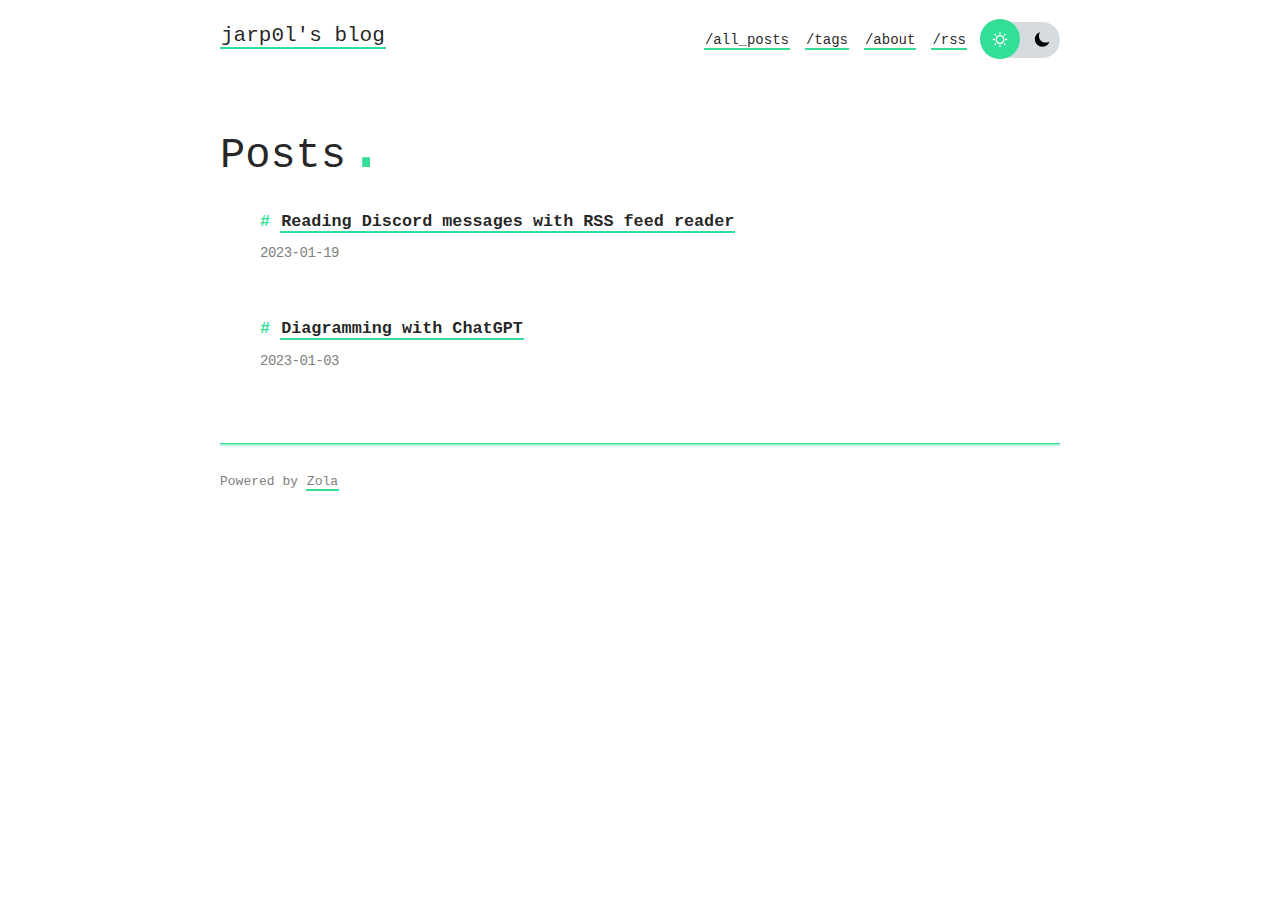
<file: index.html>
<!doctype html><html><head><meta charset=UTF-8><meta content="IE=edge" http-equiv=X-UA-Compatible><meta content="width=device-width,initial-scale=1.0" name=viewport><title> jarp0l's blog </title><link href=https://jarp0l.github.io/fonts.css rel=stylesheet><link title="jarp0l's blog" href=https://jarp0l.github.io/atom.xml rel=alternate type=application/atom+xml><link href=https://jarp0l.github.io/main.css media=screen rel=stylesheet><body><script>(function initTheme() {
            let body = document.getElementsByTagName("body")[0];
            if (window.localStorage.getItem("theme") !== null) {
                if (window.localStorage.getItem("theme") === "dark") {
                    body.setAttribute("data-theme", "dark");
                } else {
                    body.setAttribute("data-theme", "light");
                }
            } else {
                if (window.matchMedia && window.matchMedia("(prefers-color-scheme: dark)").matches) {
                    body.setAttribute("data-theme", "dark");
                }
            }
        })();</script><div class=content><header id=header><div class=logo><a href=https://jarp0l.github.io/>jarp0l's blog</a></div><nav class=menu><ul><li><a href=/posts>/all_posts</a><li><a href=/tags>/tags</a><li><a href=/about>/about</a><li><a href=/rss.xml>/rss</a></li><div class=theme-switcher><div class=theme-button onclick=toggleTheme()><label for=cb1><svg style="enable-background:new 0 0 35 35;" viewbox="0 0 35 35" id=dayIcon version=1.1 x=0px xml:space=preserve xmlns=http://www.w3.org/2000/svg xmlns:xlink=http://www.w3.org/1999/xlink y=0px><g id=Sun><g><path d="M6,17.5C6,16.672,5.328,16,4.5,16h-3C0.672,16,0,16.672,0,17.5 S0.672,19,1.5,19h3C5.328,19,6,18.328,6,17.5z M7.5,26c-0.414,0-0.789,0.168-1.061,0.439l-2,2C4.168,28.711,4,29.086,4,29.5 C4,30.328,4.671,31,5.5,31c0.414,0,0.789-0.168,1.06-0.44l2-2C8.832,28.289,9,27.914,9,27.5C9,26.672,8.329,26,7.5,26z M17.5,6 C18.329,6,19,5.328,19,4.5v-3C19,0.672,18.329,0,17.5,0S16,0.672,16,1.5v3C16,5.328,16.671,6,17.5,6z M27.5,9 c0.414,0,0.789-0.168,1.06-0.439l2-2C30.832,6.289,31,5.914,31,5.5C31,4.672,30.329,4,29.5,4c-0.414,0-0.789,0.168-1.061,0.44 l-2,2C26.168,6.711,26,7.086,26,7.5C26,8.328,26.671,9,27.5,9z M6.439,8.561C6.711,8.832,7.086,9,7.5,9C8.328,9,9,8.328,9,7.5 c0-0.414-0.168-0.789-0.439-1.061l-2-2C6.289,4.168,5.914,4,5.5,4C4.672,4,4,4.672,4,5.5c0,0.414,0.168,0.789,0.439,1.06 L6.439,8.561z M33.5,16h-3c-0.828,0-1.5,0.672-1.5,1.5s0.672,1.5,1.5,1.5h3c0.828,0,1.5-0.672,1.5-1.5S34.328,16,33.5,16z M28.561,26.439C28.289,26.168,27.914,26,27.5,26c-0.828,0-1.5,0.672-1.5,1.5c0,0.414,0.168,0.789,0.439,1.06l2,2 C28.711,30.832,29.086,31,29.5,31c0.828,0,1.5-0.672,1.5-1.5c0-0.414-0.168-0.789-0.439-1.061L28.561,26.439z M17.5,29 c-0.829,0-1.5,0.672-1.5,1.5v3c0,0.828,0.671,1.5,1.5,1.5s1.5-0.672,1.5-1.5v-3C19,29.672,18.329,29,17.5,29z M17.5,7 C11.71,7,7,11.71,7,17.5S11.71,28,17.5,28S28,23.29,28,17.5S23.29,7,17.5,7z M17.5,25c-4.136,0-7.5-3.364-7.5-7.5 c0-4.136,3.364-7.5,7.5-7.5c4.136,0,7.5,3.364,7.5,7.5C25,21.636,21.636,25,17.5,25z" style=fill-rule:evenodd;clip-rule:evenodd; /></g></g></svg></label><input class=toggle id=cb1 onclick=toggleTheme() type=checkbox><label class=toggle-button for=cb1></label><label for=cb1><svg enable-background="new 0 0 100 100" viewbox="0 0 100 100" id=nightIcon version=1.1 x=0px xml:space=preserve xmlns=http://www.w3.org/2000/svg xmlns:xlink=http://www.w3.org/1999/xlink y=0px><path d="M96.76,66.458c-0.853-0.852-2.15-1.064-3.23-0.534c-6.063,2.991-12.858,4.571-19.655,4.571 C62.022,70.495,50.88,65.88,42.5,57.5C29.043,44.043,25.658,23.536,34.076,6.47c0.532-1.08,0.318-2.379-0.534-3.23 c-0.851-0.852-2.15-1.064-3.23-0.534c-4.918,2.427-9.375,5.619-13.246,9.491c-9.447,9.447-14.65,22.008-14.65,35.369 c0,13.36,5.203,25.921,14.65,35.368s22.008,14.65,35.368,14.65c13.361,0,25.921-5.203,35.369-14.65 c3.872-3.871,7.064-8.328,9.491-13.246C97.826,68.608,97.611,67.309,96.76,66.458z"/></svg></label></div></div></ul></nav></header><div class=page-header>Posts<span style="font-size: 1.6em" class=primary-color>.</span></div><main class=list><ul><section class=list-item><h1 class=title><a href=https://jarp0l.github.io/posts/discord-to-rss-feed/>Reading Discord messages with RSS feed reader</a></h1><div class=meta><time>2023-01-19</time></div><br><div class=description></div></section><section class=list-item><h1 class=title><a href=https://jarp0l.github.io/posts/diagramming-with-chatgpt/>Diagramming with ChatGPT</a></h1><div class=meta><time>2023-01-03</time></div><br><div class=description></div></section></ul></main><ul class=pagination></ul><footer><div class=theme-info><p>Powered by <a rel="noopener noreferrer" href=https://www.getzola.org/ target=_blank>Zola</a></div></footer></div><script src=https://jarp0l.github.io/js/main.js></script>
</file>
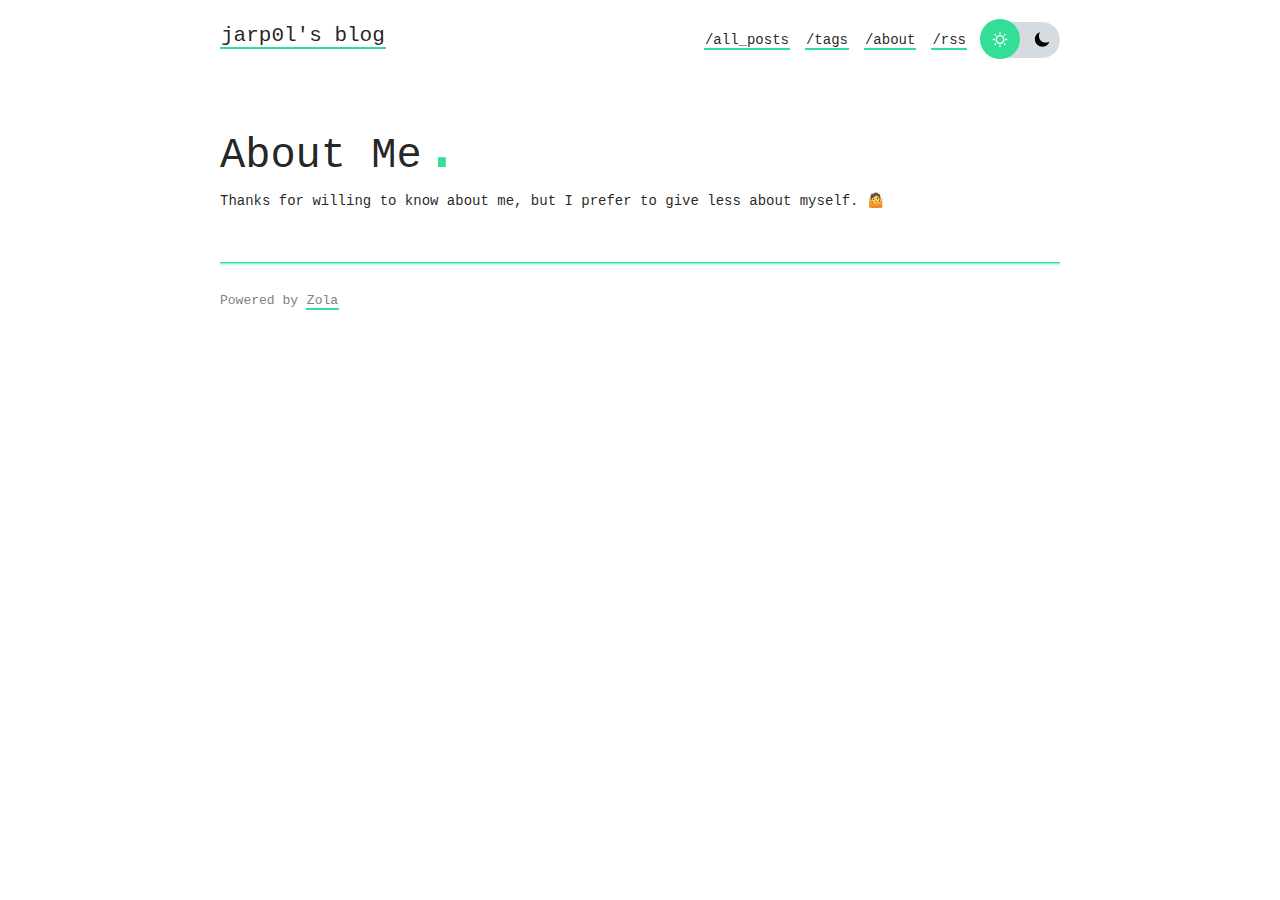
<file: about/index.html>
<!doctype html><html><head><meta charset=UTF-8><meta content="IE=edge" http-equiv=X-UA-Compatible><meta content="width=device-width,initial-scale=1.0" name=viewport><title> About Me </title><link href=https://jarp0l.github.io/fonts.css rel=stylesheet><link title="jarp0l's blog" href=https://jarp0l.github.io/atom.xml rel=alternate type=application/atom+xml><link href=https://jarp0l.github.io/main.css media=screen rel=stylesheet><body><script>(function initTheme() {
            let body = document.getElementsByTagName("body")[0];
            if (window.localStorage.getItem("theme") !== null) {
                if (window.localStorage.getItem("theme") === "dark") {
                    body.setAttribute("data-theme", "dark");
                } else {
                    body.setAttribute("data-theme", "light");
                }
            } else {
                if (window.matchMedia && window.matchMedia("(prefers-color-scheme: dark)").matches) {
                    body.setAttribute("data-theme", "dark");
                }
            }
        })();</script><div class=content><header id=header><div class=logo><a href=https://jarp0l.github.io/>jarp0l's blog</a></div><nav class=menu><ul><li><a href=/posts>/all_posts</a><li><a href=/tags>/tags</a><li><a href=/about>/about</a><li><a href=/rss.xml>/rss</a></li><div class=theme-switcher><div class=theme-button onclick=toggleTheme()><label for=cb1><svg style="enable-background:new 0 0 35 35;" viewbox="0 0 35 35" id=dayIcon version=1.1 x=0px xml:space=preserve xmlns=http://www.w3.org/2000/svg xmlns:xlink=http://www.w3.org/1999/xlink y=0px><g id=Sun><g><path d="M6,17.5C6,16.672,5.328,16,4.5,16h-3C0.672,16,0,16.672,0,17.5 S0.672,19,1.5,19h3C5.328,19,6,18.328,6,17.5z M7.5,26c-0.414,0-0.789,0.168-1.061,0.439l-2,2C4.168,28.711,4,29.086,4,29.5 C4,30.328,4.671,31,5.5,31c0.414,0,0.789-0.168,1.06-0.44l2-2C8.832,28.289,9,27.914,9,27.5C9,26.672,8.329,26,7.5,26z M17.5,6 C18.329,6,19,5.328,19,4.5v-3C19,0.672,18.329,0,17.5,0S16,0.672,16,1.5v3C16,5.328,16.671,6,17.5,6z M27.5,9 c0.414,0,0.789-0.168,1.06-0.439l2-2C30.832,6.289,31,5.914,31,5.5C31,4.672,30.329,4,29.5,4c-0.414,0-0.789,0.168-1.061,0.44 l-2,2C26.168,6.711,26,7.086,26,7.5C26,8.328,26.671,9,27.5,9z M6.439,8.561C6.711,8.832,7.086,9,7.5,9C8.328,9,9,8.328,9,7.5 c0-0.414-0.168-0.789-0.439-1.061l-2-2C6.289,4.168,5.914,4,5.5,4C4.672,4,4,4.672,4,5.5c0,0.414,0.168,0.789,0.439,1.06 L6.439,8.561z M33.5,16h-3c-0.828,0-1.5,0.672-1.5,1.5s0.672,1.5,1.5,1.5h3c0.828,0,1.5-0.672,1.5-1.5S34.328,16,33.5,16z M28.561,26.439C28.289,26.168,27.914,26,27.5,26c-0.828,0-1.5,0.672-1.5,1.5c0,0.414,0.168,0.789,0.439,1.06l2,2 C28.711,30.832,29.086,31,29.5,31c0.828,0,1.5-0.672,1.5-1.5c0-0.414-0.168-0.789-0.439-1.061L28.561,26.439z M17.5,29 c-0.829,0-1.5,0.672-1.5,1.5v3c0,0.828,0.671,1.5,1.5,1.5s1.5-0.672,1.5-1.5v-3C19,29.672,18.329,29,17.5,29z M17.5,7 C11.71,7,7,11.71,7,17.5S11.71,28,17.5,28S28,23.29,28,17.5S23.29,7,17.5,7z M17.5,25c-4.136,0-7.5-3.364-7.5-7.5 c0-4.136,3.364-7.5,7.5-7.5c4.136,0,7.5,3.364,7.5,7.5C25,21.636,21.636,25,17.5,25z" style=fill-rule:evenodd;clip-rule:evenodd; /></g></g></svg></label><input class=toggle id=cb1 onclick=toggleTheme() type=checkbox><label class=toggle-button for=cb1></label><label for=cb1><svg enable-background="new 0 0 100 100" viewbox="0 0 100 100" id=nightIcon version=1.1 x=0px xml:space=preserve xmlns=http://www.w3.org/2000/svg xmlns:xlink=http://www.w3.org/1999/xlink y=0px><path d="M96.76,66.458c-0.853-0.852-2.15-1.064-3.23-0.534c-6.063,2.991-12.858,4.571-19.655,4.571 C62.022,70.495,50.88,65.88,42.5,57.5C29.043,44.043,25.658,23.536,34.076,6.47c0.532-1.08,0.318-2.379-0.534-3.23 c-0.851-0.852-2.15-1.064-3.23-0.534c-4.918,2.427-9.375,5.619-13.246,9.491c-9.447,9.447-14.65,22.008-14.65,35.369 c0,13.36,5.203,25.921,14.65,35.368s22.008,14.65,35.368,14.65c13.361,0,25.921-5.203,35.369-14.65 c3.872-3.871,7.064-8.328,9.491-13.246C97.826,68.608,97.611,67.309,96.76,66.458z"/></svg></label></div></div></ul></nav></header><main><article><div class=title><div class=page-header>About Me<span style="font-size: 1.6em" class=primary-color>.</span></div><div class=meta></div></div><section class=body><p>Thanks for willing to know about me, but I prefer to give less about myself. 🤷</section></article></main><footer><div class=theme-info><p>Powered by <a rel="noopener noreferrer" href=https://www.getzola.org/ target=_blank>Zola</a></div></footer></div><script src=https://jarp0l.github.io/js/main.js></script>
</file>
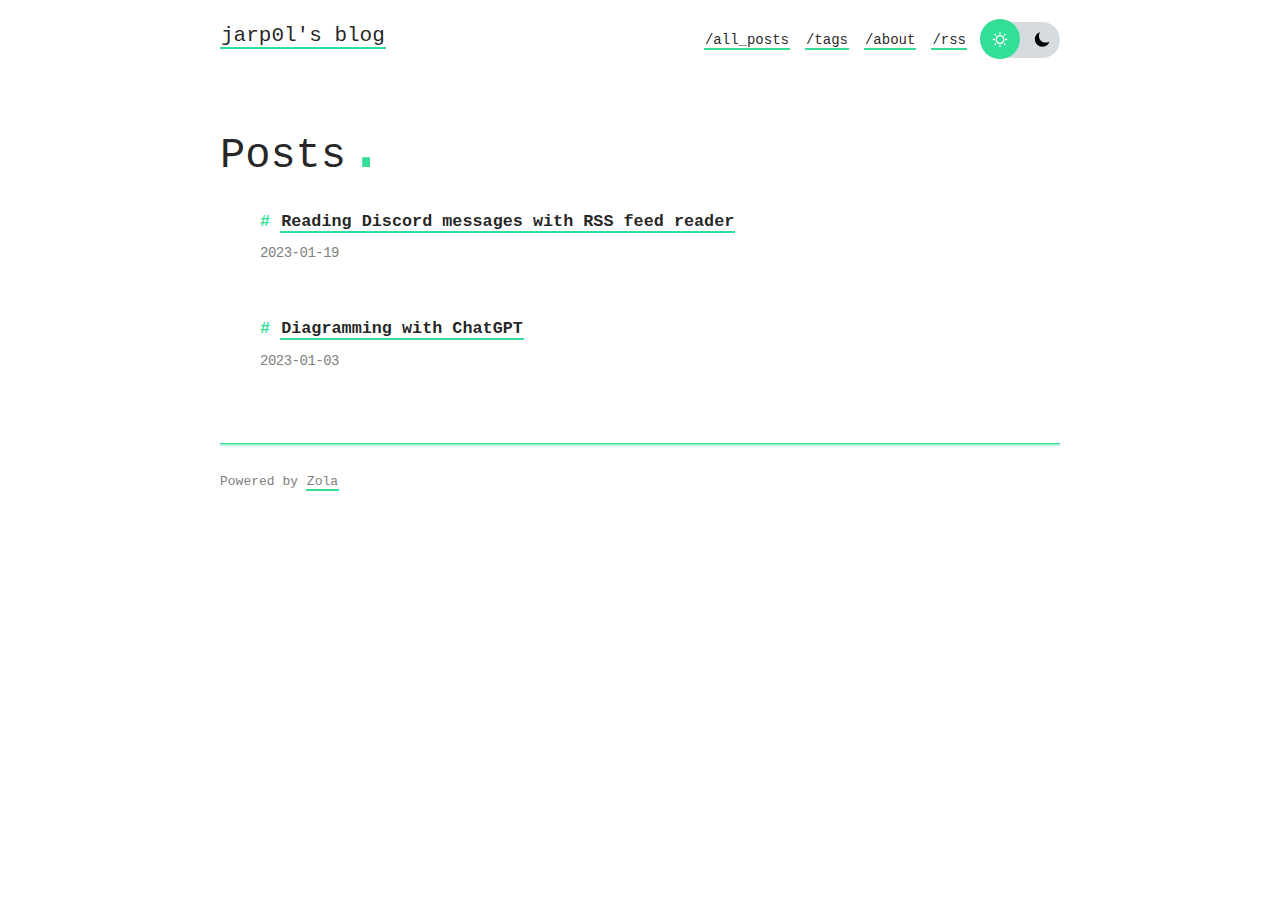
<file: posts/index.html>
<!doctype html><html><head><meta charset=UTF-8><meta content="IE=edge" http-equiv=X-UA-Compatible><meta content="width=device-width,initial-scale=1.0" name=viewport><title> jarp0l&amp#x27;s blog </title><link href=https://jarp0l.github.io/fonts.css rel=stylesheet><link title="jarp0l's blog" href=https://jarp0l.github.io/atom.xml rel=alternate type=application/atom+xml><link href=https://jarp0l.github.io/main.css media=screen rel=stylesheet><body><script>(function initTheme() {
            let body = document.getElementsByTagName("body")[0];
            if (window.localStorage.getItem("theme") !== null) {
                if (window.localStorage.getItem("theme") === "dark") {
                    body.setAttribute("data-theme", "dark");
                } else {
                    body.setAttribute("data-theme", "light");
                }
            } else {
                if (window.matchMedia && window.matchMedia("(prefers-color-scheme: dark)").matches) {
                    body.setAttribute("data-theme", "dark");
                }
            }
        })();</script><div class=content><header id=header><div class=logo><a href=https://jarp0l.github.io/>jarp0l's blog</a></div><nav class=menu><ul><li><a href=/posts>/all_posts</a><li><a href=/tags>/tags</a><li><a href=/about>/about</a><li><a href=/rss.xml>/rss</a></li><div class=theme-switcher><div class=theme-button onclick=toggleTheme()><label for=cb1><svg style="enable-background:new 0 0 35 35;" viewbox="0 0 35 35" id=dayIcon version=1.1 x=0px xml:space=preserve xmlns=http://www.w3.org/2000/svg xmlns:xlink=http://www.w3.org/1999/xlink y=0px><g id=Sun><g><path d="M6,17.5C6,16.672,5.328,16,4.5,16h-3C0.672,16,0,16.672,0,17.5 S0.672,19,1.5,19h3C5.328,19,6,18.328,6,17.5z M7.5,26c-0.414,0-0.789,0.168-1.061,0.439l-2,2C4.168,28.711,4,29.086,4,29.5 C4,30.328,4.671,31,5.5,31c0.414,0,0.789-0.168,1.06-0.44l2-2C8.832,28.289,9,27.914,9,27.5C9,26.672,8.329,26,7.5,26z M17.5,6 C18.329,6,19,5.328,19,4.5v-3C19,0.672,18.329,0,17.5,0S16,0.672,16,1.5v3C16,5.328,16.671,6,17.5,6z M27.5,9 c0.414,0,0.789-0.168,1.06-0.439l2-2C30.832,6.289,31,5.914,31,5.5C31,4.672,30.329,4,29.5,4c-0.414,0-0.789,0.168-1.061,0.44 l-2,2C26.168,6.711,26,7.086,26,7.5C26,8.328,26.671,9,27.5,9z M6.439,8.561C6.711,8.832,7.086,9,7.5,9C8.328,9,9,8.328,9,7.5 c0-0.414-0.168-0.789-0.439-1.061l-2-2C6.289,4.168,5.914,4,5.5,4C4.672,4,4,4.672,4,5.5c0,0.414,0.168,0.789,0.439,1.06 L6.439,8.561z M33.5,16h-3c-0.828,0-1.5,0.672-1.5,1.5s0.672,1.5,1.5,1.5h3c0.828,0,1.5-0.672,1.5-1.5S34.328,16,33.5,16z M28.561,26.439C28.289,26.168,27.914,26,27.5,26c-0.828,0-1.5,0.672-1.5,1.5c0,0.414,0.168,0.789,0.439,1.06l2,2 C28.711,30.832,29.086,31,29.5,31c0.828,0,1.5-0.672,1.5-1.5c0-0.414-0.168-0.789-0.439-1.061L28.561,26.439z M17.5,29 c-0.829,0-1.5,0.672-1.5,1.5v3c0,0.828,0.671,1.5,1.5,1.5s1.5-0.672,1.5-1.5v-3C19,29.672,18.329,29,17.5,29z M17.5,7 C11.71,7,7,11.71,7,17.5S11.71,28,17.5,28S28,23.29,28,17.5S23.29,7,17.5,7z M17.5,25c-4.136,0-7.5-3.364-7.5-7.5 c0-4.136,3.364-7.5,7.5-7.5c4.136,0,7.5,3.364,7.5,7.5C25,21.636,21.636,25,17.5,25z" style=fill-rule:evenodd;clip-rule:evenodd; /></g></g></svg></label><input class=toggle id=cb1 onclick=toggleTheme() type=checkbox><label class=toggle-button for=cb1></label><label for=cb1><svg enable-background="new 0 0 100 100" viewbox="0 0 100 100" id=nightIcon version=1.1 x=0px xml:space=preserve xmlns=http://www.w3.org/2000/svg xmlns:xlink=http://www.w3.org/1999/xlink y=0px><path d="M96.76,66.458c-0.853-0.852-2.15-1.064-3.23-0.534c-6.063,2.991-12.858,4.571-19.655,4.571 C62.022,70.495,50.88,65.88,42.5,57.5C29.043,44.043,25.658,23.536,34.076,6.47c0.532-1.08,0.318-2.379-0.534-3.23 c-0.851-0.852-2.15-1.064-3.23-0.534c-4.918,2.427-9.375,5.619-13.246,9.491c-9.447,9.447-14.65,22.008-14.65,35.369 c0,13.36,5.203,25.921,14.65,35.368s22.008,14.65,35.368,14.65c13.361,0,25.921-5.203,35.369-14.65 c3.872-3.871,7.064-8.328,9.491-13.246C97.826,68.608,97.611,67.309,96.76,66.458z"/></svg></label></div></div></ul></nav></header><div class=page-header>Posts<span style="font-size: 1.6em" class=primary-color>.</span></div><main class=list><ul><section class=list-item><h1 class=title><a href=https://jarp0l.github.io/posts/discord-to-rss-feed/>Reading Discord messages with RSS feed reader</a></h1><div class=meta><time>2023-01-19</time></div><br><div class=description></div></section><section class=list-item><h1 class=title><a href=https://jarp0l.github.io/posts/diagramming-with-chatgpt/>Diagramming with ChatGPT</a></h1><div class=meta><time>2023-01-03</time></div><br><div class=description></div></section></ul></main><footer><div class=theme-info><p>Powered by <a rel="noopener noreferrer" href=https://www.getzola.org/ target=_blank>Zola</a></div></footer></div><script src=https://jarp0l.github.io/js/main.js></script>
</file>
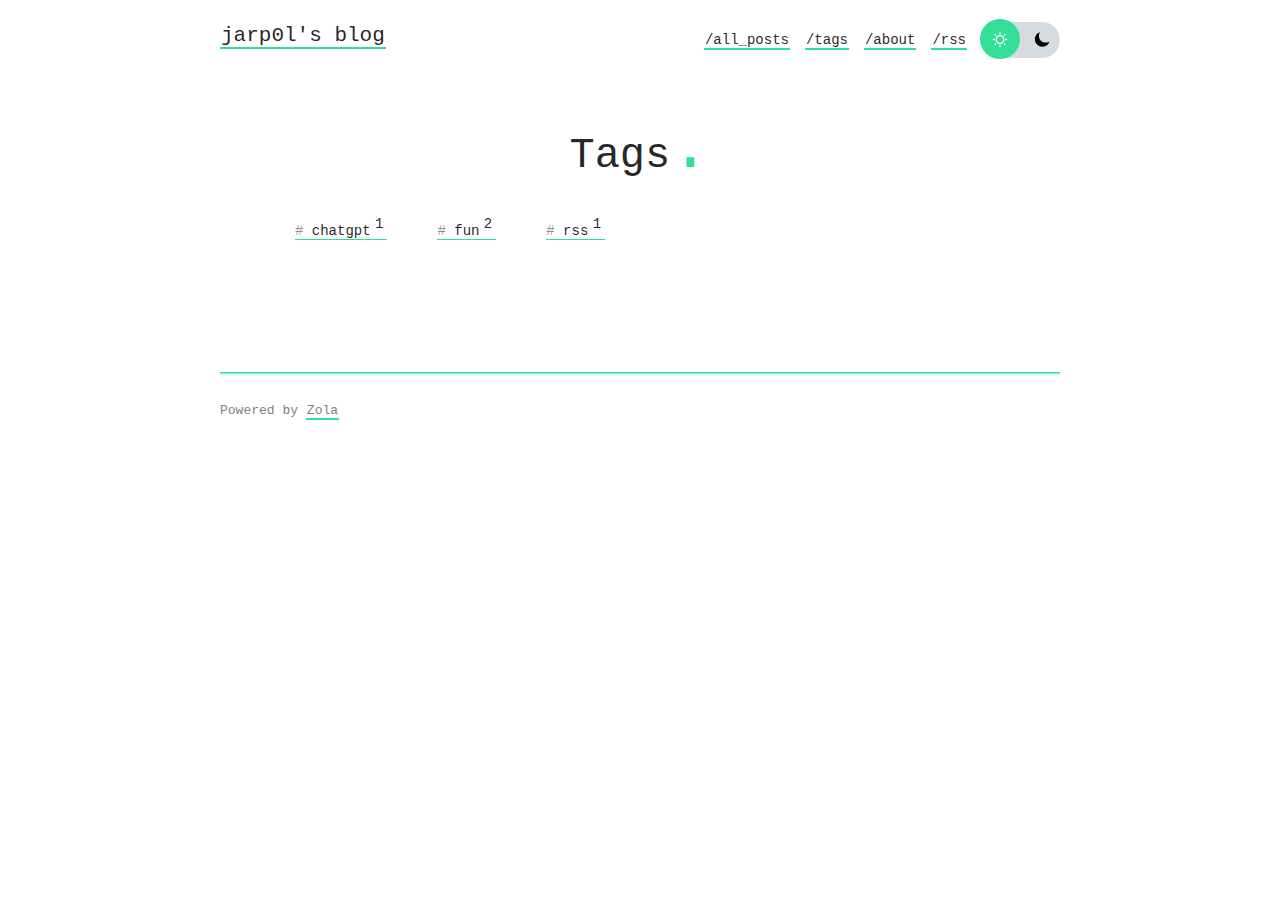
<file: tags/index.html>
<!doctype html><html><head><meta charset=UTF-8><meta content="IE=edge" http-equiv=X-UA-Compatible><meta content="width=device-width,initial-scale=1.0" name=viewport><title> jarp0l&amp#x27;s blog </title><link href=https://jarp0l.github.io/fonts.css rel=stylesheet><link title="jarp0l's blog" href=https://jarp0l.github.io/atom.xml rel=alternate type=application/atom+xml><link href=https://jarp0l.github.io/main.css media=screen rel=stylesheet><body><script>(function initTheme() {
            let body = document.getElementsByTagName("body")[0];
            if (window.localStorage.getItem("theme") !== null) {
                if (window.localStorage.getItem("theme") === "dark") {
                    body.setAttribute("data-theme", "dark");
                } else {
                    body.setAttribute("data-theme", "light");
                }
            } else {
                if (window.matchMedia && window.matchMedia("(prefers-color-scheme: dark)").matches) {
                    body.setAttribute("data-theme", "dark");
                }
            }
        })();</script><div class=content><header id=header><div class=logo><a href=https://jarp0l.github.io/>jarp0l's blog</a></div><nav class=menu><ul><li><a href=/posts>/all_posts</a><li><a href=/tags>/tags</a><li><a href=/about>/about</a><li><a href=/rss.xml>/rss</a></li><div class=theme-switcher><div class=theme-button onclick=toggleTheme()><label for=cb1><svg style="enable-background:new 0 0 35 35;" viewbox="0 0 35 35" id=dayIcon version=1.1 x=0px xml:space=preserve xmlns=http://www.w3.org/2000/svg xmlns:xlink=http://www.w3.org/1999/xlink y=0px><g id=Sun><g><path d="M6,17.5C6,16.672,5.328,16,4.5,16h-3C0.672,16,0,16.672,0,17.5 S0.672,19,1.5,19h3C5.328,19,6,18.328,6,17.5z M7.5,26c-0.414,0-0.789,0.168-1.061,0.439l-2,2C4.168,28.711,4,29.086,4,29.5 C4,30.328,4.671,31,5.5,31c0.414,0,0.789-0.168,1.06-0.44l2-2C8.832,28.289,9,27.914,9,27.5C9,26.672,8.329,26,7.5,26z M17.5,6 C18.329,6,19,5.328,19,4.5v-3C19,0.672,18.329,0,17.5,0S16,0.672,16,1.5v3C16,5.328,16.671,6,17.5,6z M27.5,9 c0.414,0,0.789-0.168,1.06-0.439l2-2C30.832,6.289,31,5.914,31,5.5C31,4.672,30.329,4,29.5,4c-0.414,0-0.789,0.168-1.061,0.44 l-2,2C26.168,6.711,26,7.086,26,7.5C26,8.328,26.671,9,27.5,9z M6.439,8.561C6.711,8.832,7.086,9,7.5,9C8.328,9,9,8.328,9,7.5 c0-0.414-0.168-0.789-0.439-1.061l-2-2C6.289,4.168,5.914,4,5.5,4C4.672,4,4,4.672,4,5.5c0,0.414,0.168,0.789,0.439,1.06 L6.439,8.561z M33.5,16h-3c-0.828,0-1.5,0.672-1.5,1.5s0.672,1.5,1.5,1.5h3c0.828,0,1.5-0.672,1.5-1.5S34.328,16,33.5,16z M28.561,26.439C28.289,26.168,27.914,26,27.5,26c-0.828,0-1.5,0.672-1.5,1.5c0,0.414,0.168,0.789,0.439,1.06l2,2 C28.711,30.832,29.086,31,29.5,31c0.828,0,1.5-0.672,1.5-1.5c0-0.414-0.168-0.789-0.439-1.061L28.561,26.439z M17.5,29 c-0.829,0-1.5,0.672-1.5,1.5v3c0,0.828,0.671,1.5,1.5,1.5s1.5-0.672,1.5-1.5v-3C19,29.672,18.329,29,17.5,29z M17.5,7 C11.71,7,7,11.71,7,17.5S11.71,28,17.5,28S28,23.29,28,17.5S23.29,7,17.5,7z M17.5,25c-4.136,0-7.5-3.364-7.5-7.5 c0-4.136,3.364-7.5,7.5-7.5c4.136,0,7.5,3.364,7.5,7.5C25,21.636,21.636,25,17.5,25z" style=fill-rule:evenodd;clip-rule:evenodd; /></g></g></svg></label><input class=toggle id=cb1 onclick=toggleTheme() type=checkbox><label class=toggle-button for=cb1></label><label for=cb1><svg enable-background="new 0 0 100 100" viewbox="0 0 100 100" id=nightIcon version=1.1 x=0px xml:space=preserve xmlns=http://www.w3.org/2000/svg xmlns:xlink=http://www.w3.org/1999/xlink y=0px><path d="M96.76,66.458c-0.853-0.852-2.15-1.064-3.23-0.534c-6.063,2.991-12.858,4.571-19.655,4.571 C62.022,70.495,50.88,65.88,42.5,57.5C29.043,44.043,25.658,23.536,34.076,6.47c0.532-1.08,0.318-2.379-0.534-3.23 c-0.851-0.852-2.15-1.064-3.23-0.534c-4.918,2.427-9.375,5.619-13.246,9.491c-9.447,9.447-14.65,22.008-14.65,35.369 c0,13.36,5.203,25.921,14.65,35.368s22.008,14.65,35.368,14.65c13.361,0,25.921-5.203,35.369-14.65 c3.872-3.871,7.064-8.328,9.491-13.246C97.826,68.608,97.611,67.309,96.76,66.458z"/></svg></label></div></div></ul></nav></header><main><section class=body><div class=taxonomies><div class=page-header>Tags<span style="font-size: 1.6em" class=primary-color>.</span></div><ul class=taxonomies__items><li><a class=taxonomies__item href=https://jarp0l.github.io/tags/chatgpt/> <span class=hashtag>#</span> chatgpt <span class=count>1</span> </a><li><a class=taxonomies__item href=https://jarp0l.github.io/tags/fun/> <span class=hashtag>#</span> fun <span class=count>2</span> </a><li><a class=taxonomies__item href=https://jarp0l.github.io/tags/rss/> <span class=hashtag>#</span> rss <span class=count>1</span> </a></ul></div></section></main><footer><div class=theme-info><p>Powered by <a rel="noopener noreferrer" href=https://www.getzola.org/ target=_blank>Zola</a></div></footer></div><script src=https://jarp0l.github.io/js/main.js></script>
</file>
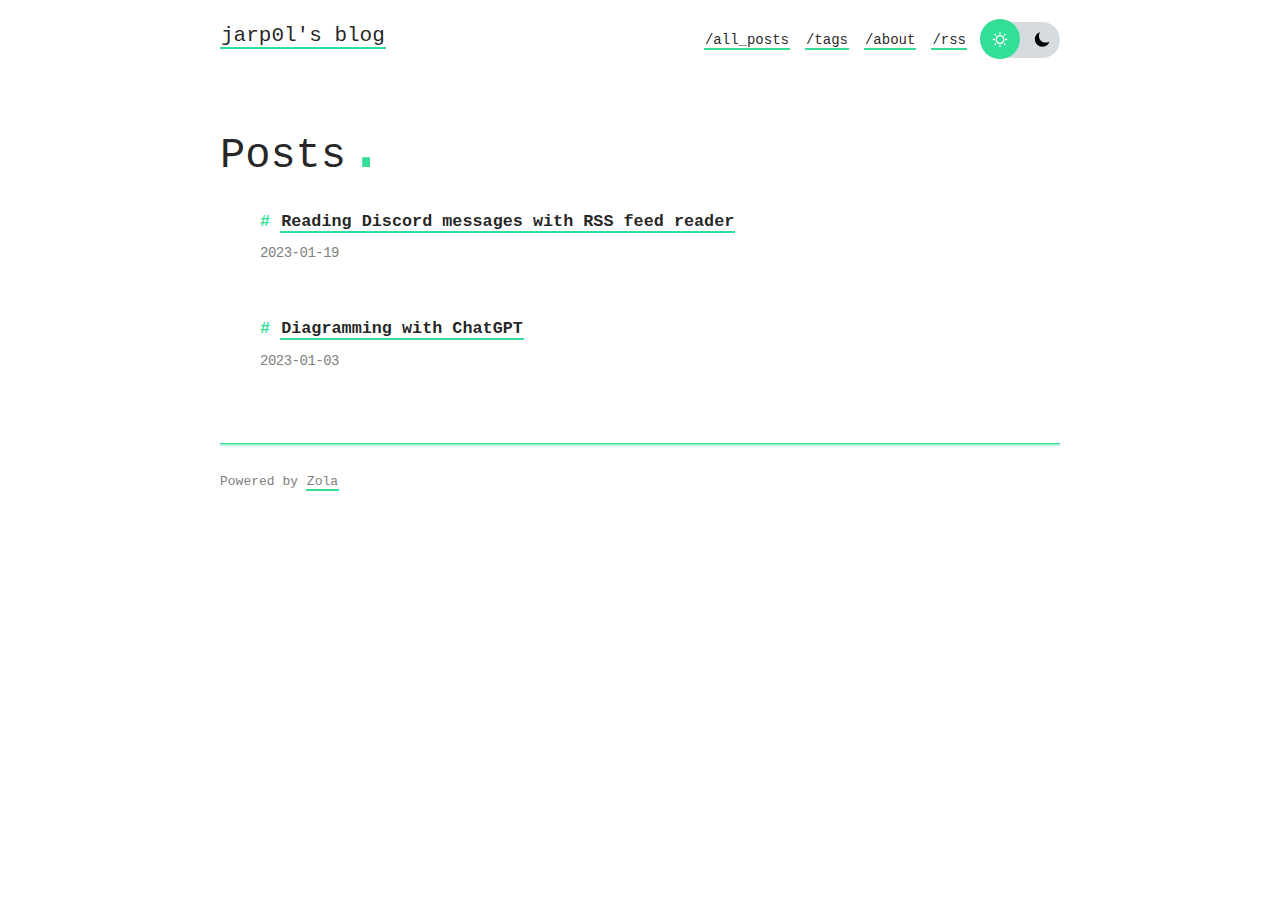
<file: page/1/index.html>
<!doctype html><meta charset=utf-8><link href=https://jarp0l.github.io/ rel=canonical><meta content="0; url=https://jarp0l.github.io/" http-equiv=refresh><title>Redirect</title><p><a href=https://jarp0l.github.io/>Click here</a> to be redirected.
</file>
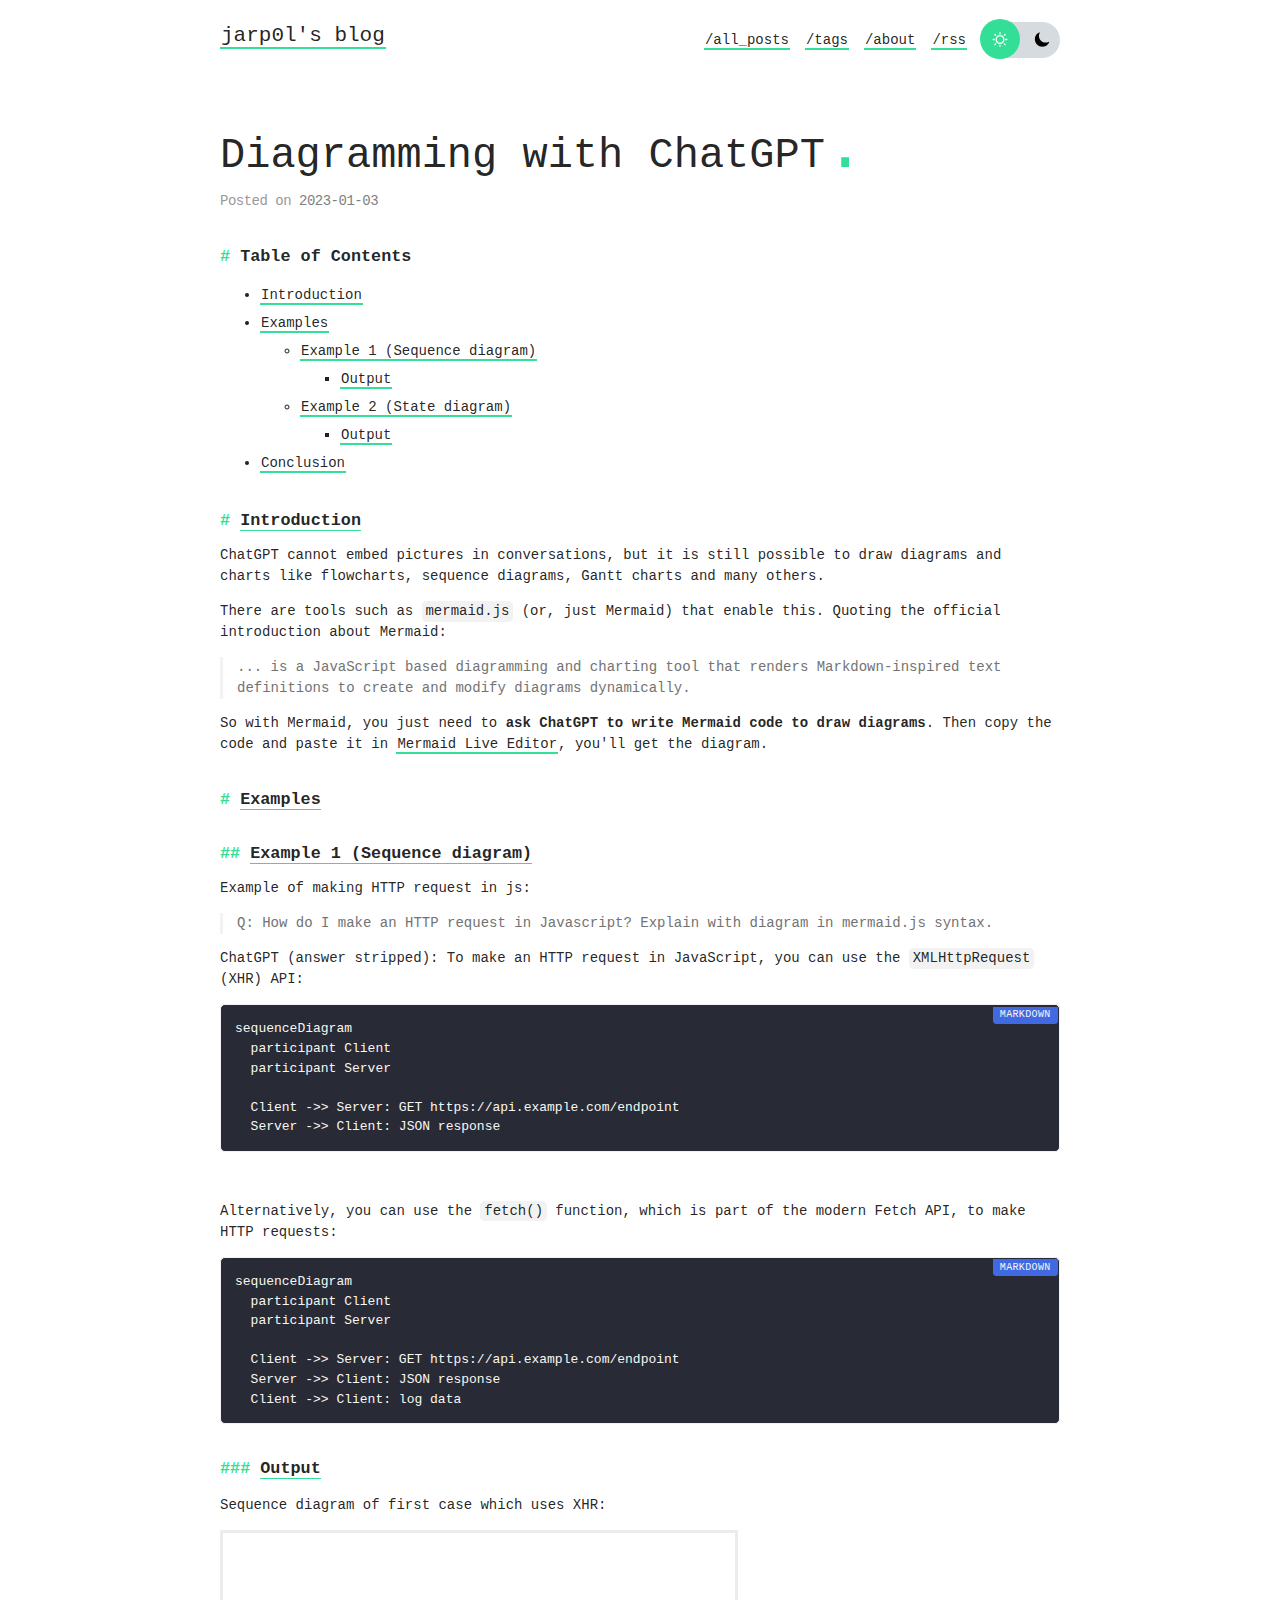
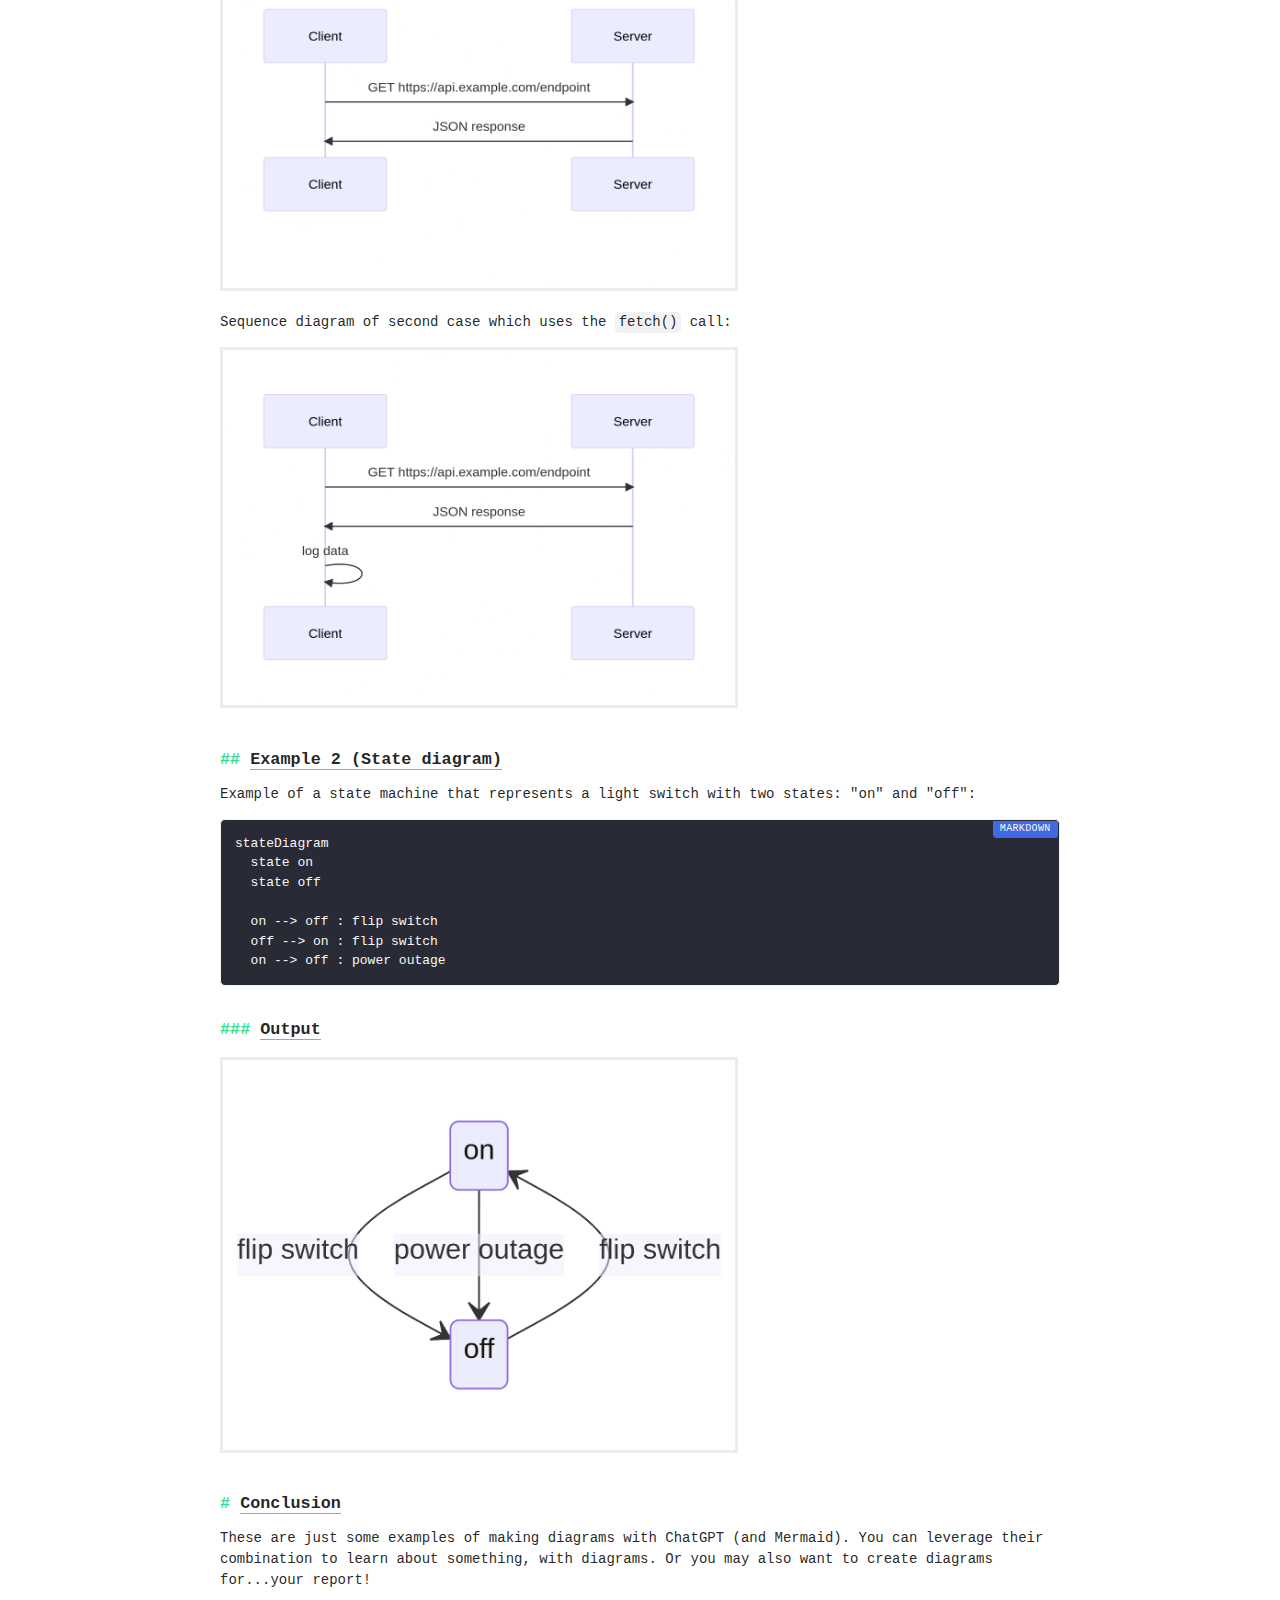
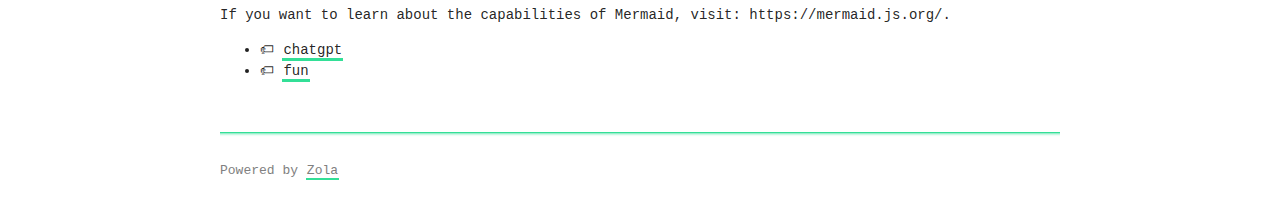
<file: posts/diagramming-with-chatgpt/index.html>
<!doctype html><html><head><meta charset=UTF-8><meta content="IE=edge" http-equiv=X-UA-Compatible><meta content="width=device-width,initial-scale=1.0" name=viewport><title> Diagramming with ChatGPT </title><link href=https://jarp0l.github.io/fonts.css rel=stylesheet><link title="jarp0l's blog" href=https://jarp0l.github.io/atom.xml rel=alternate type=application/atom+xml><link href=https://jarp0l.github.io/main.css media=screen rel=stylesheet><body><script>(function initTheme() {
            let body = document.getElementsByTagName("body")[0];
            if (window.localStorage.getItem("theme") !== null) {
                if (window.localStorage.getItem("theme") === "dark") {
                    body.setAttribute("data-theme", "dark");
                } else {
                    body.setAttribute("data-theme", "light");
                }
            } else {
                if (window.matchMedia && window.matchMedia("(prefers-color-scheme: dark)").matches) {
                    body.setAttribute("data-theme", "dark");
                }
            }
        })();</script><div class=content><header id=header><div class=logo><a href=https://jarp0l.github.io/>jarp0l's blog</a></div><nav class=menu><ul><li><a href=/posts>/all_posts</a><li><a href=/tags>/tags</a><li><a href=/about>/about</a><li><a href=/rss.xml>/rss</a></li><div class=theme-switcher><div class=theme-button onclick=toggleTheme()><label for=cb1><svg style="enable-background:new 0 0 35 35;" viewbox="0 0 35 35" id=dayIcon version=1.1 x=0px xml:space=preserve xmlns=http://www.w3.org/2000/svg xmlns:xlink=http://www.w3.org/1999/xlink y=0px><g id=Sun><g><path d="M6,17.5C6,16.672,5.328,16,4.5,16h-3C0.672,16,0,16.672,0,17.5 S0.672,19,1.5,19h3C5.328,19,6,18.328,6,17.5z M7.5,26c-0.414,0-0.789,0.168-1.061,0.439l-2,2C4.168,28.711,4,29.086,4,29.5 C4,30.328,4.671,31,5.5,31c0.414,0,0.789-0.168,1.06-0.44l2-2C8.832,28.289,9,27.914,9,27.5C9,26.672,8.329,26,7.5,26z M17.5,6 C18.329,6,19,5.328,19,4.5v-3C19,0.672,18.329,0,17.5,0S16,0.672,16,1.5v3C16,5.328,16.671,6,17.5,6z M27.5,9 c0.414,0,0.789-0.168,1.06-0.439l2-2C30.832,6.289,31,5.914,31,5.5C31,4.672,30.329,4,29.5,4c-0.414,0-0.789,0.168-1.061,0.44 l-2,2C26.168,6.711,26,7.086,26,7.5C26,8.328,26.671,9,27.5,9z M6.439,8.561C6.711,8.832,7.086,9,7.5,9C8.328,9,9,8.328,9,7.5 c0-0.414-0.168-0.789-0.439-1.061l-2-2C6.289,4.168,5.914,4,5.5,4C4.672,4,4,4.672,4,5.5c0,0.414,0.168,0.789,0.439,1.06 L6.439,8.561z M33.5,16h-3c-0.828,0-1.5,0.672-1.5,1.5s0.672,1.5,1.5,1.5h3c0.828,0,1.5-0.672,1.5-1.5S34.328,16,33.5,16z M28.561,26.439C28.289,26.168,27.914,26,27.5,26c-0.828,0-1.5,0.672-1.5,1.5c0,0.414,0.168,0.789,0.439,1.06l2,2 C28.711,30.832,29.086,31,29.5,31c0.828,0,1.5-0.672,1.5-1.5c0-0.414-0.168-0.789-0.439-1.061L28.561,26.439z M17.5,29 c-0.829,0-1.5,0.672-1.5,1.5v3c0,0.828,0.671,1.5,1.5,1.5s1.5-0.672,1.5-1.5v-3C19,29.672,18.329,29,17.5,29z M17.5,7 C11.71,7,7,11.71,7,17.5S11.71,28,17.5,28S28,23.29,28,17.5S23.29,7,17.5,7z M17.5,25c-4.136,0-7.5-3.364-7.5-7.5 c0-4.136,3.364-7.5,7.5-7.5c4.136,0,7.5,3.364,7.5,7.5C25,21.636,21.636,25,17.5,25z" style=fill-rule:evenodd;clip-rule:evenodd; /></g></g></svg></label><input class=toggle id=cb1 onclick=toggleTheme() type=checkbox><label class=toggle-button for=cb1></label><label for=cb1><svg enable-background="new 0 0 100 100" viewbox="0 0 100 100" id=nightIcon version=1.1 x=0px xml:space=preserve xmlns=http://www.w3.org/2000/svg xmlns:xlink=http://www.w3.org/1999/xlink y=0px><path d="M96.76,66.458c-0.853-0.852-2.15-1.064-3.23-0.534c-6.063,2.991-12.858,4.571-19.655,4.571 C62.022,70.495,50.88,65.88,42.5,57.5C29.043,44.043,25.658,23.536,34.076,6.47c0.532-1.08,0.318-2.379-0.534-3.23 c-0.851-0.852-2.15-1.064-3.23-0.534c-4.918,2.427-9.375,5.619-13.246,9.491c-9.447,9.447-14.65,22.008-14.65,35.369 c0,13.36,5.203,25.921,14.65,35.368s22.008,14.65,35.368,14.65c13.361,0,25.921-5.203,35.369-14.65 c3.872-3.871,7.064-8.328,9.491-13.246C97.826,68.608,97.611,67.309,96.76,66.458z"/></svg></label></div></div></ul></nav></header><main><article><div class=title><div class=page-header>Diagramming with ChatGPT<span style="font-size: 1.6em" class=primary-color>.</span></div><div class=meta>Posted on <time>2023-01-03</time></div></div><div class=toc><h1>Table of Contents</h1><ul><li><a href=https://jarp0l.github.io/posts/diagramming-with-chatgpt/#introduction>Introduction</a><li><a href=https://jarp0l.github.io/posts/diagramming-with-chatgpt/#examples>Examples</a> <ul><li><a href=https://jarp0l.github.io/posts/diagramming-with-chatgpt/#example-1-sequence-diagram>Example 1 (Sequence diagram)</a></li><ul><li><a href=https://jarp0l.github.io/posts/diagramming-with-chatgpt/#output>Output</a></ul><li><a href=https://jarp0l.github.io/posts/diagramming-with-chatgpt/#example-2-state-diagram>Example 2 (State diagram)</a></li><ul><li><a href=https://jarp0l.github.io/posts/diagramming-with-chatgpt/#output-1>Output</a></ul></ul><li><a href=https://jarp0l.github.io/posts/diagramming-with-chatgpt/#conclusion>Conclusion</a></ul></div><section class=body><h1 id=introduction><a aria-label="Anchor link for: introduction" class=zola-anchor href=#introduction>Introduction</a></h1><p>ChatGPT cannot embed pictures in conversations, but it is still possible to draw diagrams and charts like flowcharts, sequence diagrams, Gantt charts and many others.<p>There are tools such as <code>mermaid.js</code> (or, just Mermaid) that enable this. Quoting the official introduction about Mermaid:<blockquote><p>... is a JavaScript based diagramming and charting tool that renders Markdown-inspired text definitions to create and modify diagrams dynamically.</blockquote><p>So with Mermaid, you just need to <strong>ask ChatGPT to write Mermaid code to draw diagrams</strong>. Then copy the code and paste it in <a href=https://mermaid.live/>Mermaid Live Editor</a>, you'll get the diagram.<h1 id=examples><a aria-label="Anchor link for: examples" class=zola-anchor href=#examples>Examples</a></h1><h2 id=example-1-sequence-diagram><a aria-label="Anchor link for: example-1-sequence-diagram" class=zola-anchor href=#example-1-sequence-diagram>Example 1 (Sequence diagram)</a></h2><p>Example of making HTTP request in js:<blockquote><p>Q: How do I make an HTTP request in Javascript? Explain with diagram in mermaid.js syntax.</blockquote><p>ChatGPT (answer stripped): To make an HTTP request in JavaScript, you can use the <code>XMLHttpRequest</code> (XHR) API:<pre class=language-md data-lang=md style=background-color:#282a36;color:#f8f8f2;><code class=language-md data-lang=md><span>sequenceDiagram
</span><span>  participant Client
</span><span>  participant Server
</span><span>
</span><span>  Client ->> Server: GET https://api.example.com/endpoint
</span><span>  Server ->> Client: JSON response
</span></code></pre><br><p>Alternatively, you can use the <code>fetch()</code> function, which is part of the modern Fetch API, to make HTTP requests:<pre class=language-md data-lang=md style=background-color:#282a36;color:#f8f8f2;><code class=language-md data-lang=md><span>sequenceDiagram
</span><span>  participant Client
</span><span>  participant Server
</span><span>
</span><span>  Client ->> Server: GET https://api.example.com/endpoint
</span><span>  Server ->> Client: JSON response
</span><span>  Client ->> Client: log data
</span></code></pre><h3 id=output><a aria-label="Anchor link for: output" class=zola-anchor href=#output>Output</a></h3><p>Sequence diagram of first case which uses XHR:</p><img src=458a68e807ca852e0b00a232f7366d87.png width=512><p>Sequence diagram of second case which uses the <code>fetch()</code> call:</p><img src=e6834e3c5a41a1144afe77284b85f497.png width=512><h2 id=example-2-state-diagram><a aria-label="Anchor link for: example-2-state-diagram" class=zola-anchor href=#example-2-state-diagram>Example 2 (State diagram)</a></h2><p>Example of a state machine that represents a light switch with two states: "on" and "off":<pre class=language-md data-lang=md style=background-color:#282a36;color:#f8f8f2;><code class=language-md data-lang=md><span>stateDiagram
</span><span>  state on
</span><span>  state off
</span><span>
</span><span>  on --> off : flip switch
</span><span>  off --> on : flip switch
</span><span>  on --> off : power outage
</span></code></pre><h3 id=output-1><a aria-label="Anchor link for: output-1" class=zola-anchor href=#output-1>Output</a></h3><img src=85c260adeab3ae45a717f53125ac9cb3.png width=512><h1 id=conclusion><a aria-label="Anchor link for: conclusion" class=zola-anchor href=#conclusion>Conclusion</a></h1><p>These are just some examples of making diagrams with ChatGPT (and Mermaid). You can leverage their combination to learn about something, with diagrams. Or you may also want to create diagrams for...your report!<p>If you want to learn about the capabilities of Mermaid, visit: https://mermaid.js.org/.</section><div class=post-tags><nav class="nav tags"><ul class=tags><li><a href=https://jarp0l.github.io/tags/chatgpt/>chatgpt</a><li><a href=https://jarp0l.github.io/tags/fun/>fun</a></ul></nav></div></article></main><footer><div class=theme-info><p>Powered by <a rel="noopener noreferrer" href=https://www.getzola.org/ target=_blank>Zola</a></div></footer></div><script src=https://jarp0l.github.io/js/main.js></script>
</file>
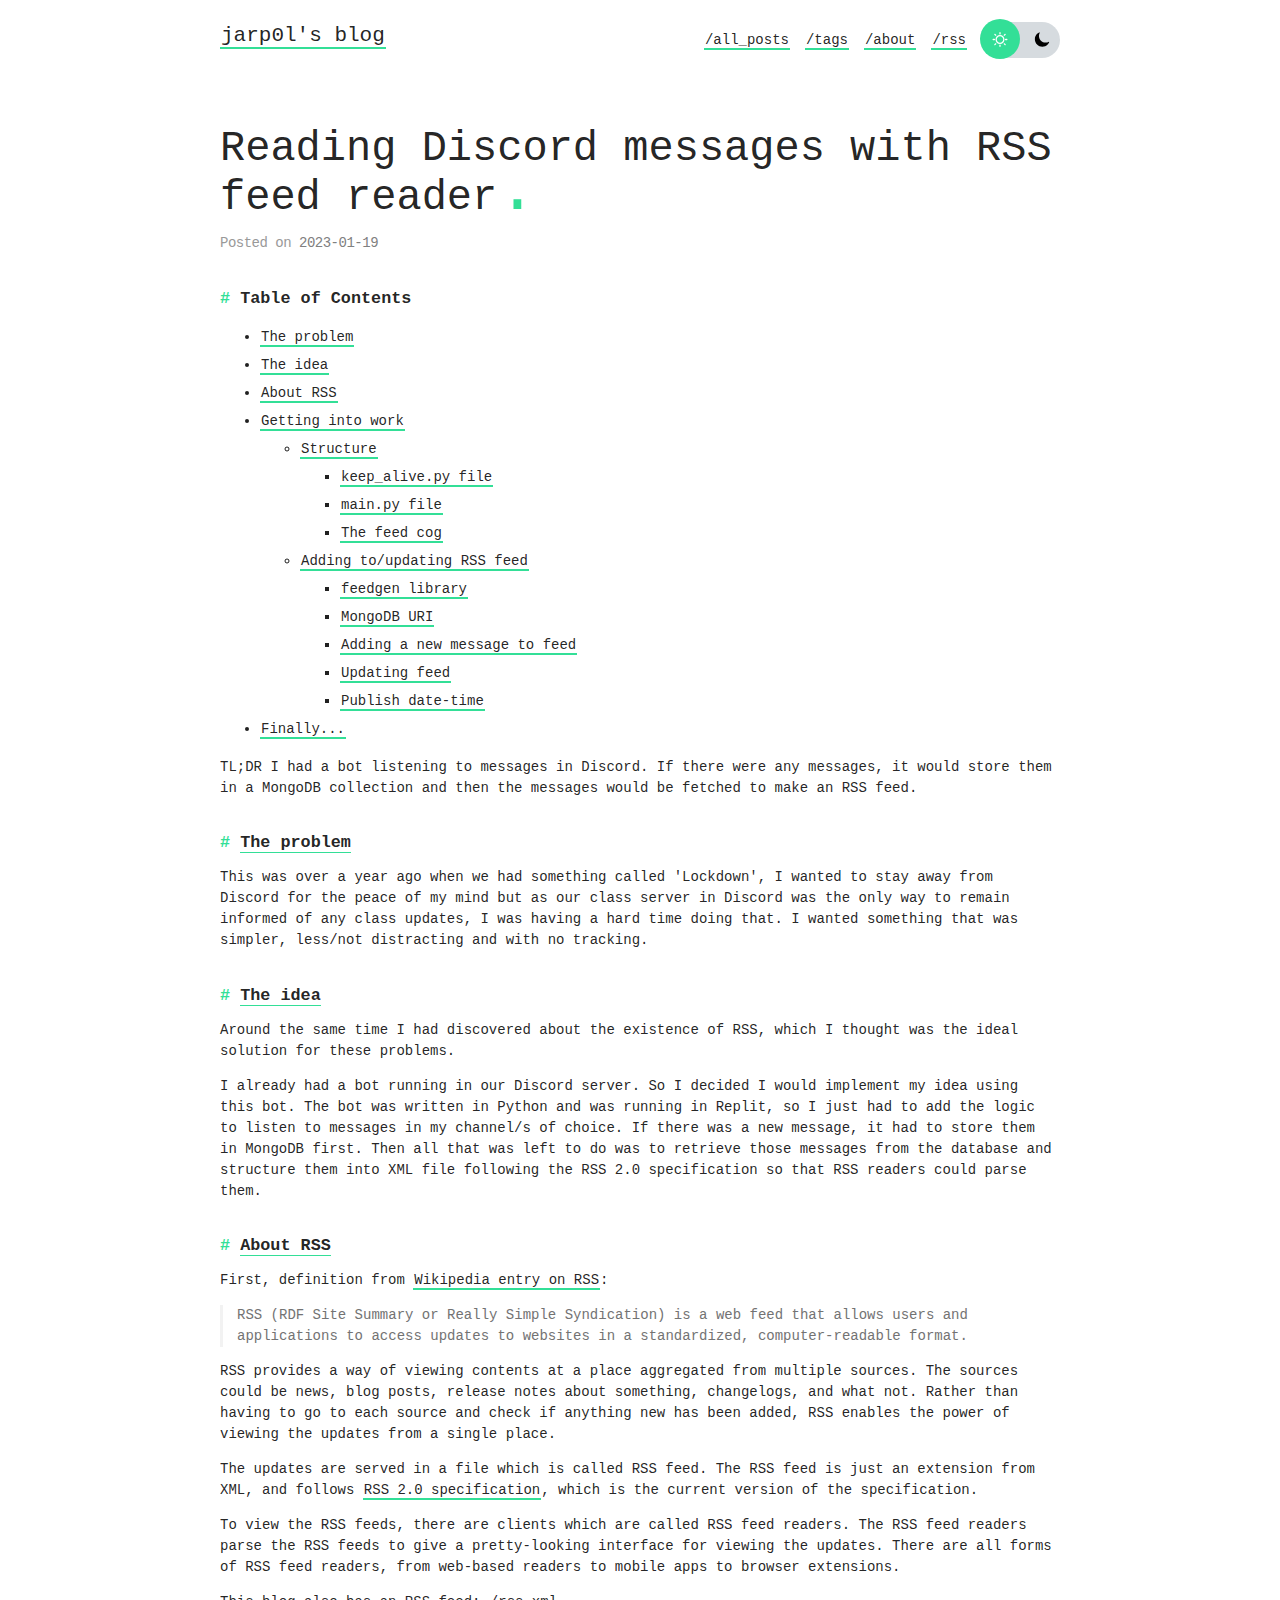
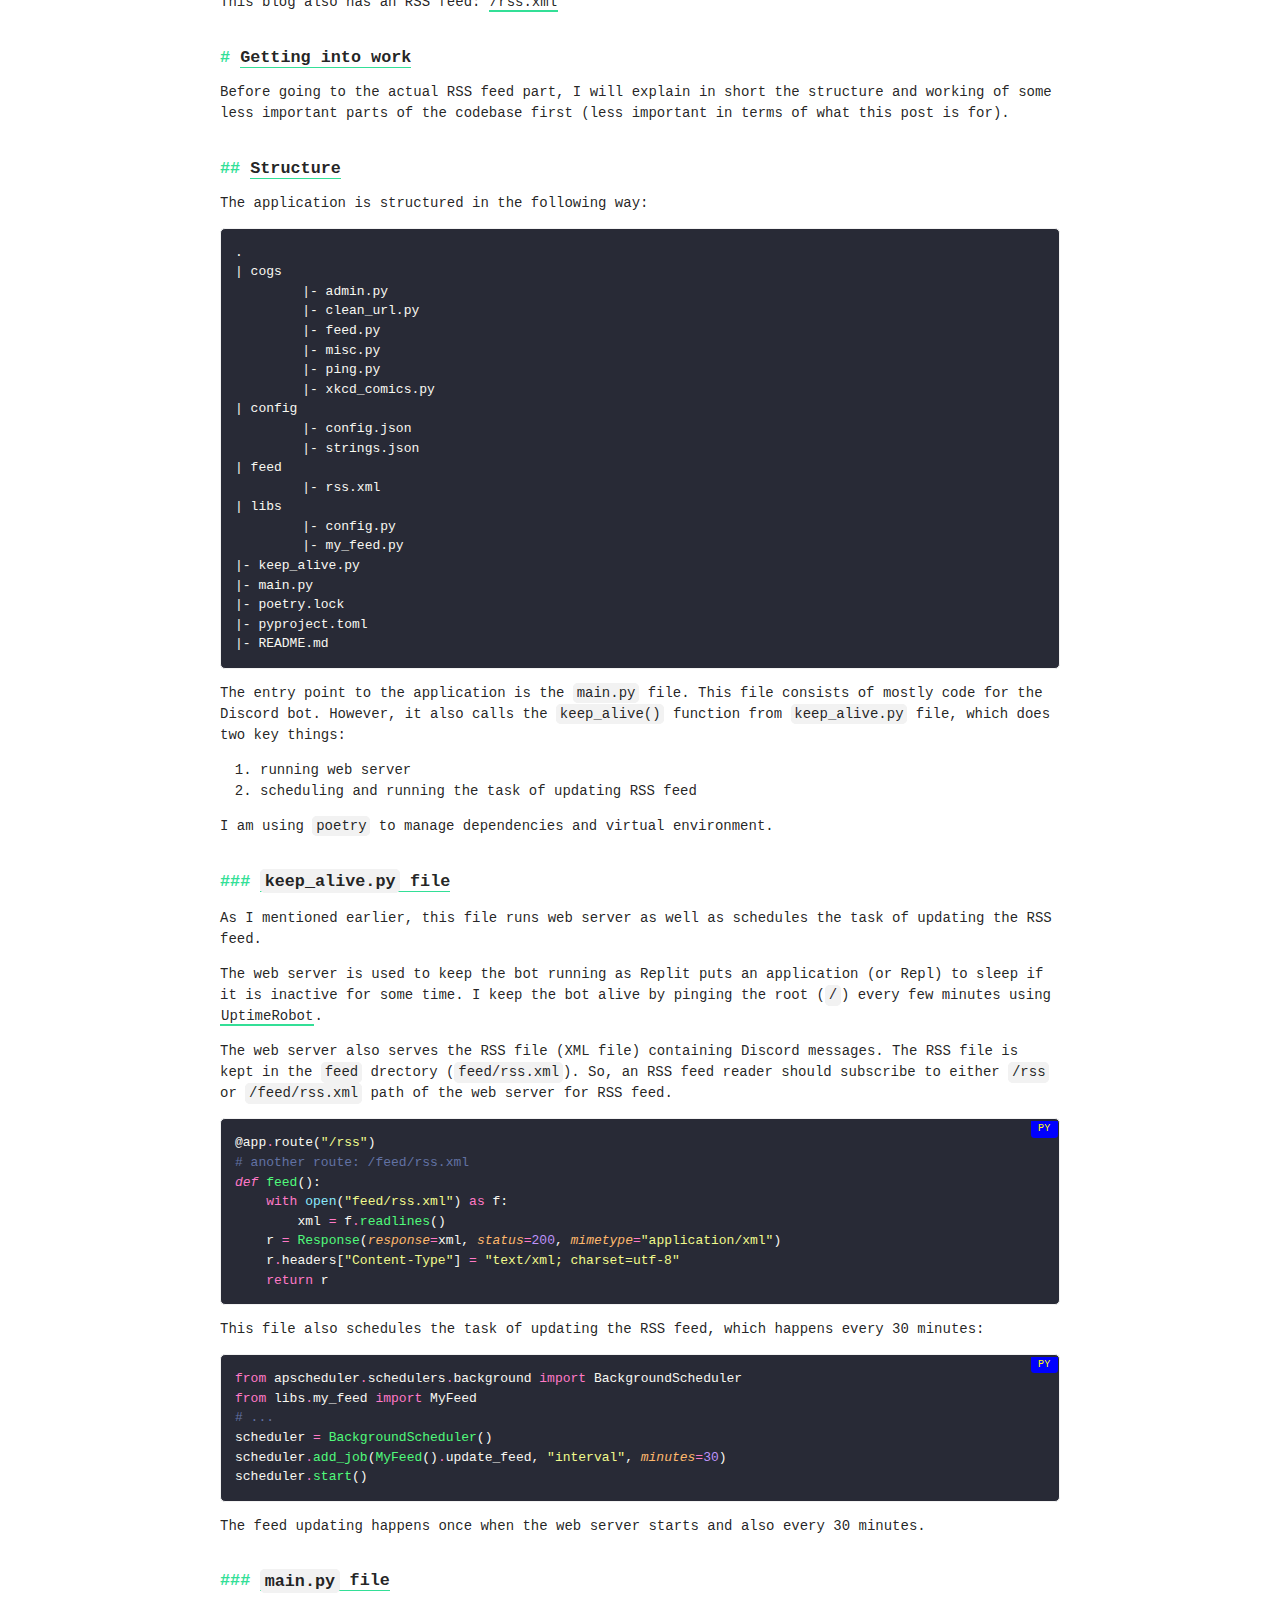
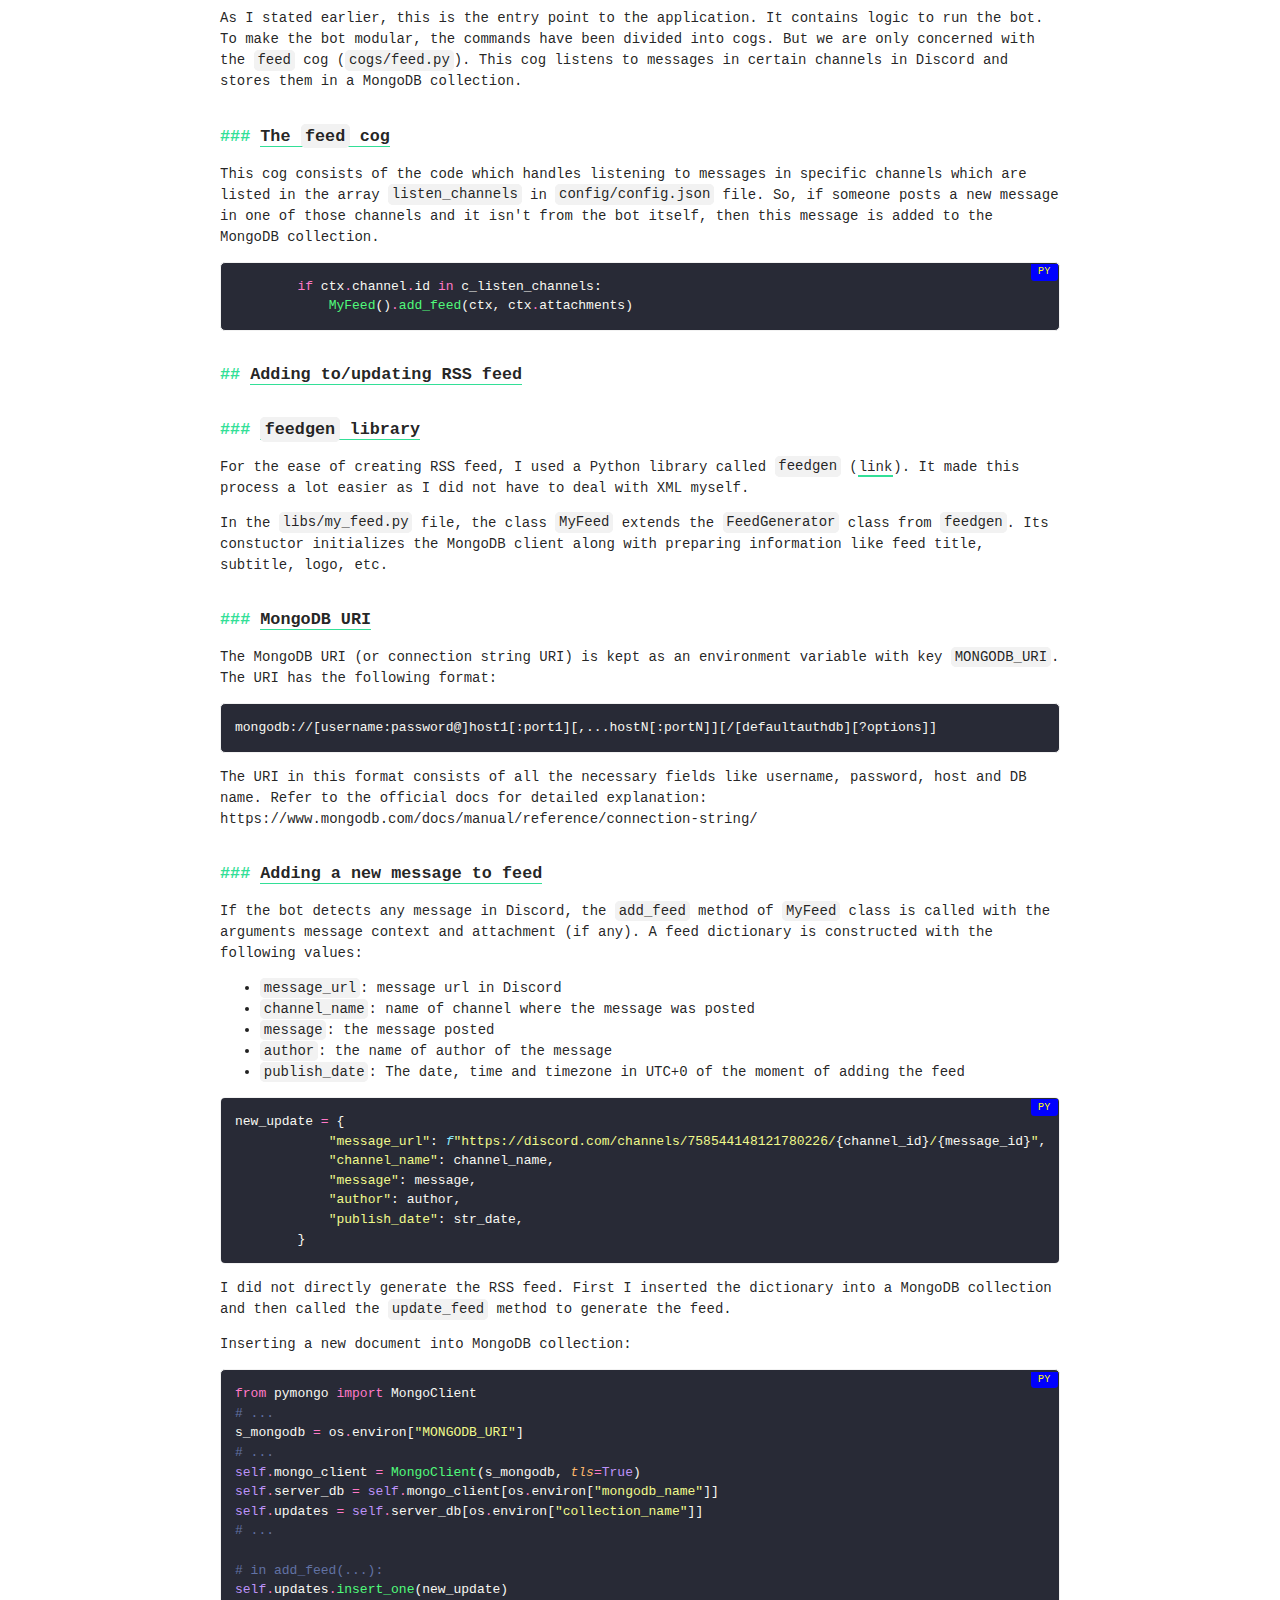
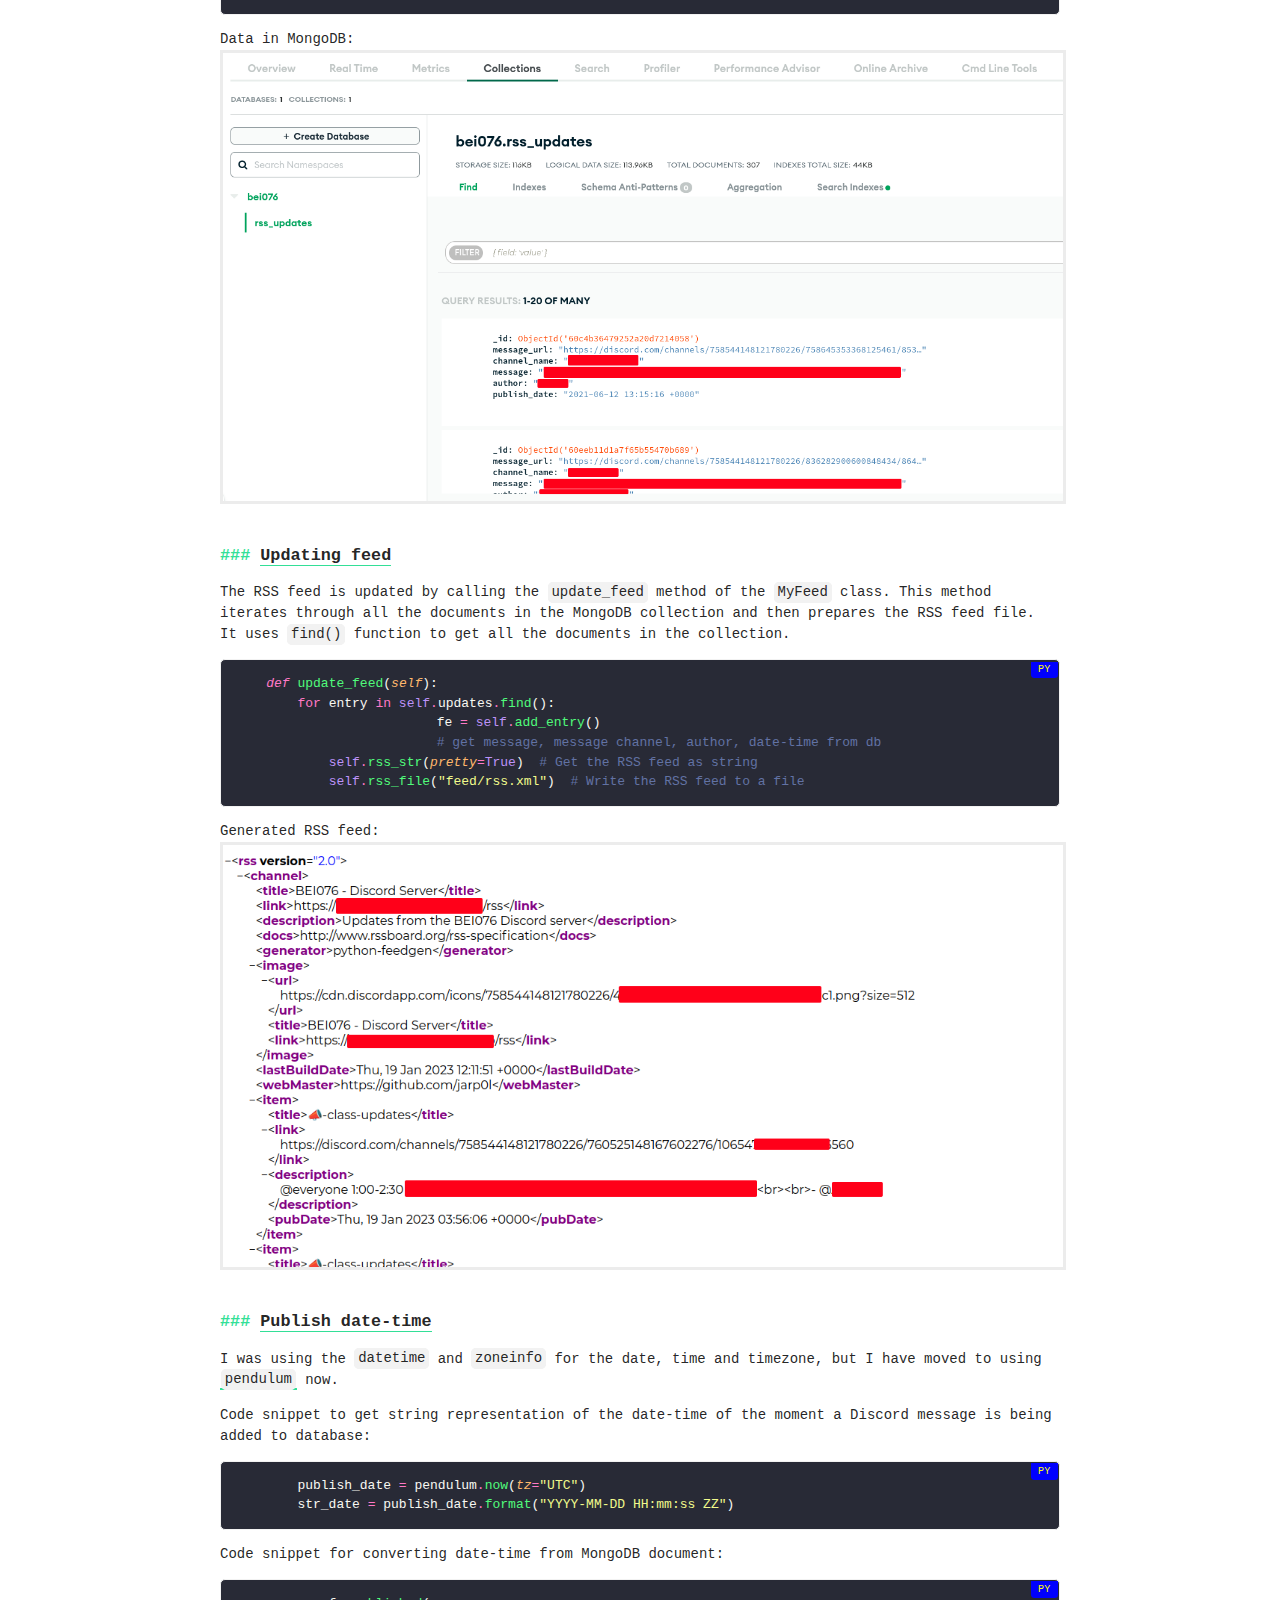
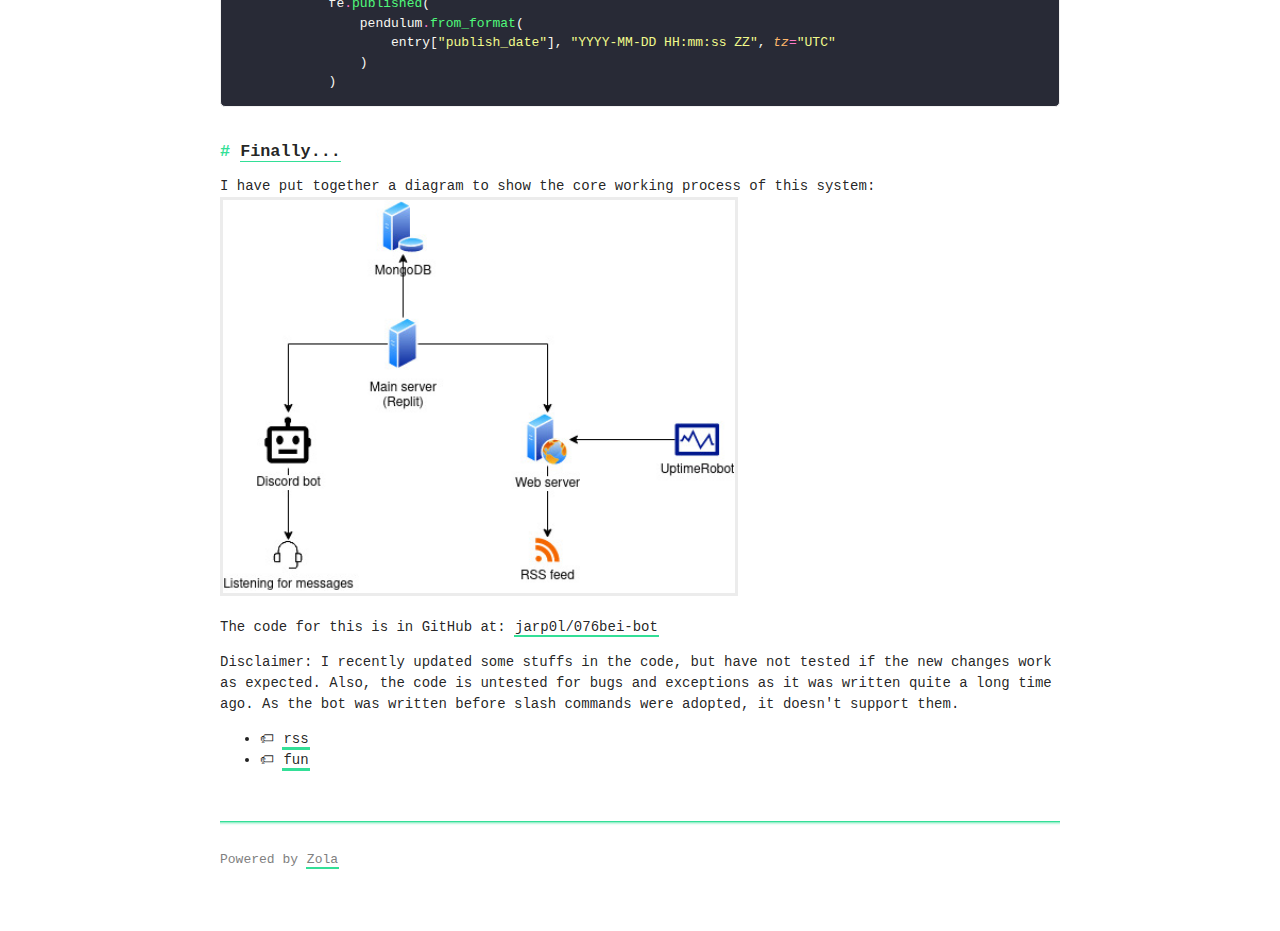
<file: posts/discord-to-rss-feed/index.html>
<!doctype html><html><head><meta charset=UTF-8><meta content="IE=edge" http-equiv=X-UA-Compatible><meta content="width=device-width,initial-scale=1.0" name=viewport><title> Reading Discord messages with RSS feed reader </title><link href=https://jarp0l.github.io/fonts.css rel=stylesheet><link title="jarp0l's blog" href=https://jarp0l.github.io/atom.xml rel=alternate type=application/atom+xml><link href=https://jarp0l.github.io/main.css media=screen rel=stylesheet><body><script>(function initTheme() {
            let body = document.getElementsByTagName("body")[0];
            if (window.localStorage.getItem("theme") !== null) {
                if (window.localStorage.getItem("theme") === "dark") {
                    body.setAttribute("data-theme", "dark");
                } else {
                    body.setAttribute("data-theme", "light");
                }
            } else {
                if (window.matchMedia && window.matchMedia("(prefers-color-scheme: dark)").matches) {
                    body.setAttribute("data-theme", "dark");
                }
            }
        })();</script><div class=content><header id=header><div class=logo><a href=https://jarp0l.github.io/>jarp0l's blog</a></div><nav class=menu><ul><li><a href=/posts>/all_posts</a><li><a href=/tags>/tags</a><li><a href=/about>/about</a><li><a href=/rss.xml>/rss</a></li><div class=theme-switcher><div class=theme-button onclick=toggleTheme()><label for=cb1><svg style="enable-background:new 0 0 35 35;" viewbox="0 0 35 35" id=dayIcon version=1.1 x=0px xml:space=preserve xmlns=http://www.w3.org/2000/svg xmlns:xlink=http://www.w3.org/1999/xlink y=0px><g id=Sun><g><path d="M6,17.5C6,16.672,5.328,16,4.5,16h-3C0.672,16,0,16.672,0,17.5 S0.672,19,1.5,19h3C5.328,19,6,18.328,6,17.5z M7.5,26c-0.414,0-0.789,0.168-1.061,0.439l-2,2C4.168,28.711,4,29.086,4,29.5 C4,30.328,4.671,31,5.5,31c0.414,0,0.789-0.168,1.06-0.44l2-2C8.832,28.289,9,27.914,9,27.5C9,26.672,8.329,26,7.5,26z M17.5,6 C18.329,6,19,5.328,19,4.5v-3C19,0.672,18.329,0,17.5,0S16,0.672,16,1.5v3C16,5.328,16.671,6,17.5,6z M27.5,9 c0.414,0,0.789-0.168,1.06-0.439l2-2C30.832,6.289,31,5.914,31,5.5C31,4.672,30.329,4,29.5,4c-0.414,0-0.789,0.168-1.061,0.44 l-2,2C26.168,6.711,26,7.086,26,7.5C26,8.328,26.671,9,27.5,9z M6.439,8.561C6.711,8.832,7.086,9,7.5,9C8.328,9,9,8.328,9,7.5 c0-0.414-0.168-0.789-0.439-1.061l-2-2C6.289,4.168,5.914,4,5.5,4C4.672,4,4,4.672,4,5.5c0,0.414,0.168,0.789,0.439,1.06 L6.439,8.561z M33.5,16h-3c-0.828,0-1.5,0.672-1.5,1.5s0.672,1.5,1.5,1.5h3c0.828,0,1.5-0.672,1.5-1.5S34.328,16,33.5,16z M28.561,26.439C28.289,26.168,27.914,26,27.5,26c-0.828,0-1.5,0.672-1.5,1.5c0,0.414,0.168,0.789,0.439,1.06l2,2 C28.711,30.832,29.086,31,29.5,31c0.828,0,1.5-0.672,1.5-1.5c0-0.414-0.168-0.789-0.439-1.061L28.561,26.439z M17.5,29 c-0.829,0-1.5,0.672-1.5,1.5v3c0,0.828,0.671,1.5,1.5,1.5s1.5-0.672,1.5-1.5v-3C19,29.672,18.329,29,17.5,29z M17.5,7 C11.71,7,7,11.71,7,17.5S11.71,28,17.5,28S28,23.29,28,17.5S23.29,7,17.5,7z M17.5,25c-4.136,0-7.5-3.364-7.5-7.5 c0-4.136,3.364-7.5,7.5-7.5c4.136,0,7.5,3.364,7.5,7.5C25,21.636,21.636,25,17.5,25z" style=fill-rule:evenodd;clip-rule:evenodd; /></g></g></svg></label><input class=toggle id=cb1 onclick=toggleTheme() type=checkbox><label class=toggle-button for=cb1></label><label for=cb1><svg enable-background="new 0 0 100 100" viewbox="0 0 100 100" id=nightIcon version=1.1 x=0px xml:space=preserve xmlns=http://www.w3.org/2000/svg xmlns:xlink=http://www.w3.org/1999/xlink y=0px><path d="M96.76,66.458c-0.853-0.852-2.15-1.064-3.23-0.534c-6.063,2.991-12.858,4.571-19.655,4.571 C62.022,70.495,50.88,65.88,42.5,57.5C29.043,44.043,25.658,23.536,34.076,6.47c0.532-1.08,0.318-2.379-0.534-3.23 c-0.851-0.852-2.15-1.064-3.23-0.534c-4.918,2.427-9.375,5.619-13.246,9.491c-9.447,9.447-14.65,22.008-14.65,35.369 c0,13.36,5.203,25.921,14.65,35.368s22.008,14.65,35.368,14.65c13.361,0,25.921-5.203,35.369-14.65 c3.872-3.871,7.064-8.328,9.491-13.246C97.826,68.608,97.611,67.309,96.76,66.458z"/></svg></label></div></div></ul></nav></header><main><article><div class=title><div class=page-header>Reading Discord messages with RSS feed reader<span style="font-size: 1.6em" class=primary-color>.</span></div><div class=meta>Posted on <time>2023-01-19</time></div></div><div class=toc><h1>Table of Contents</h1><ul><li><a href=https://jarp0l.github.io/posts/discord-to-rss-feed/#the-problem>The problem</a><li><a href=https://jarp0l.github.io/posts/discord-to-rss-feed/#the-idea>The idea</a><li><a href=https://jarp0l.github.io/posts/discord-to-rss-feed/#about-rss>About RSS</a><li><a href=https://jarp0l.github.io/posts/discord-to-rss-feed/#getting-into-work>Getting into work</a> <ul><li><a href=https://jarp0l.github.io/posts/discord-to-rss-feed/#structure>Structure</a></li><ul><li><a href=https://jarp0l.github.io/posts/discord-to-rss-feed/#keep-alive-py-file>keep_alive.py file</a><li><a href=https://jarp0l.github.io/posts/discord-to-rss-feed/#main-py-file>main.py file</a><li><a href=https://jarp0l.github.io/posts/discord-to-rss-feed/#the-feed-cog>The feed cog</a></ul><li><a href=https://jarp0l.github.io/posts/discord-to-rss-feed/#adding-to-updating-rss-feed>Adding to/updating RSS feed</a></li><ul><li><a href=https://jarp0l.github.io/posts/discord-to-rss-feed/#feedgen-library>feedgen library</a><li><a href=https://jarp0l.github.io/posts/discord-to-rss-feed/#mongodb-uri>MongoDB URI</a><li><a href=https://jarp0l.github.io/posts/discord-to-rss-feed/#adding-a-new-message-to-feed>Adding a new message to feed</a><li><a href=https://jarp0l.github.io/posts/discord-to-rss-feed/#updating-feed>Updating feed</a><li><a href=https://jarp0l.github.io/posts/discord-to-rss-feed/#publish-date-time>Publish date-time</a></ul></ul><li><a href=https://jarp0l.github.io/posts/discord-to-rss-feed/#finally>Finally...</a></ul></div><section class=body><p>TL;DR I had a bot listening to messages in Discord. If there were any messages, it would store them in a MongoDB collection and then the messages would be fetched to make an RSS feed.<h1 id=the-problem><a aria-label="Anchor link for: the-problem" class=zola-anchor href=#the-problem>The problem</a></h1><p>This was over a year ago when we had something called 'Lockdown', I wanted to stay away from Discord for the peace of my mind but as our class server in Discord was the only way to remain informed of any class updates, I was having a hard time doing that. I wanted something that was simpler, less/not distracting and with no tracking.<h1 id=the-idea><a aria-label="Anchor link for: the-idea" class=zola-anchor href=#the-idea>The idea</a></h1><p>Around the same time I had discovered about the existence of RSS, which I thought was the ideal solution for these problems.<p>I already had a bot running in our Discord server. So I decided I would implement my idea using this bot. The bot was written in Python and was running in Replit, so I just had to add the logic to listen to messages in my channel/s of choice. If there was a new message, it had to store them in MongoDB first. Then all that was left to do was to retrieve those messages from the database and structure them into XML file following the RSS 2.0 specification so that RSS readers could parse them.<h1 id=about-rss><a aria-label="Anchor link for: about-rss" class=zola-anchor href=#about-rss>About RSS</a></h1><p>First, definition from <a href=https://en.wikipedia.org/wiki/RSS>Wikipedia entry on RSS</a>:<blockquote><p>RSS (RDF Site Summary or Really Simple Syndication) is a web feed that allows users and applications to access updates to websites in a standardized, computer-readable format.</blockquote><p>RSS provides a way of viewing contents at a place aggregated from multiple sources. The sources could be news, blog posts, release notes about something, changelogs, and what not. Rather than having to go to each source and check if anything new has been added, RSS enables the power of viewing the updates from a single place.<p>The updates are served in a file which is called RSS feed. The RSS feed is just an extension from XML, and follows <a href=https://www.rssboard.org/rss-specification>RSS 2.0 specification</a>, which is the current version of the specification.<p>To view the RSS feeds, there are clients which are called RSS feed readers. The RSS feed readers parse the RSS feeds to give a pretty-looking interface for viewing the updates. There are all forms of RSS feed readers, from web-based readers to mobile apps to browser extensions.<p>This blog also has an RSS feed: <a href=/rss.xml>/rss.xml</a><h1 id=getting-into-work><a aria-label="Anchor link for: getting-into-work" class=zola-anchor href=#getting-into-work>Getting into work</a></h1><p>Before going to the actual RSS feed part, I will explain in short the structure and working of some less important parts of the codebase first (less important in terms of what this post is for).<h2 id=structure><a aria-label="Anchor link for: structure" class=zola-anchor href=#structure>Structure</a></h2><p>The application is structured in the following way:<pre style=background-color:#282a36;color:#f8f8f2;><code><span>.
</span><span>| cogs
</span><span>	|- admin.py
</span><span>	|- clean_url.py
</span><span>	|- feed.py
</span><span>	|- misc.py
</span><span>	|- ping.py
</span><span>	|- xkcd_comics.py
</span><span>| config
</span><span>	|- config.json
</span><span>	|- strings.json
</span><span>| feed
</span><span>	|- rss.xml
</span><span>| libs
</span><span>	|- config.py
</span><span>	|- my_feed.py
</span><span>|- keep_alive.py
</span><span>|- main.py
</span><span>|- poetry.lock
</span><span>|- pyproject.toml
</span><span>|- README.md
</span></code></pre><p>The entry point to the application is the <code>main.py</code> file. This file consists of mostly code for the Discord bot. However, it also calls the <code>keep_alive()</code> function from <code>keep_alive.py</code> file, which does two key things:<ol><li>running web server<li>scheduling and running the task of updating RSS feed</ol><p>I am using <code>poetry</code> to manage dependencies and virtual environment.<h3 id=keep-alive-py-file><a aria-label="Anchor link for: keep-alive-py-file" class=zola-anchor href=#keep-alive-py-file><code>keep_alive.py</code> file</a></h3><p>As I mentioned earlier, this file runs web server as well as schedules the task of updating the RSS feed.<p>The web server is used to keep the bot running as Replit puts an application (or Repl) to sleep if it is inactive for some time. I keep the bot alive by pinging the root (<code>/</code>) every few minutes using <a href=https://uptimerobot.com/>UptimeRobot</a>.<p>The web server also serves the RSS file (XML file) containing Discord messages. The RSS file is kept in the <code>feed</code> drectory (<code>feed/rss.xml</code>). So, an RSS feed reader should subscribe to either <code>/rss</code> or <code>/feed/rss.xml</code> path of the web server for RSS feed.<pre class=language-py data-lang=py style=background-color:#282a36;color:#f8f8f2;><code class=language-py data-lang=py><span>@app</span><span style=color:#ff79c6;>.</span><span>route(</span><span style=color:#f1fa8c;>"/rss"</span><span>)
</span><span style=color:#6272a4;># another route: /feed/rss.xml
</span><span style=font-style:italic;color:#ff79c6;>def </span><span style=color:#50fa7b;>feed</span><span>():
</span><span>    </span><span style=color:#ff79c6;>with </span><span style=color:#8be9fd;>open</span><span>(</span><span style=color:#f1fa8c;>"feed/rss.xml"</span><span>) </span><span style=color:#ff79c6;>as </span><span>f:
</span><span>        xml </span><span style=color:#ff79c6;>= </span><span>f</span><span style=color:#ff79c6;>.</span><span style=color:#50fa7b;>readlines</span><span>()
</span><span>    r </span><span style=color:#ff79c6;>= </span><span style=color:#50fa7b;>Response</span><span>(</span><span style=font-style:italic;color:#ffb86c;>response</span><span style=color:#ff79c6;>=</span><span>xml, </span><span style=font-style:italic;color:#ffb86c;>status</span><span style=color:#ff79c6;>=</span><span style=color:#bd93f9;>200</span><span>, </span><span style=font-style:italic;color:#ffb86c;>mimetype</span><span style=color:#ff79c6;>=</span><span style=color:#f1fa8c;>"application/xml"</span><span>)
</span><span>    r</span><span style=color:#ff79c6;>.</span><span>headers[</span><span style=color:#f1fa8c;>"Content-Type"</span><span>] </span><span style=color:#ff79c6;>= </span><span style=color:#f1fa8c;>"text/xml; charset=utf-8"
</span><span>    </span><span style=color:#ff79c6;>return </span><span>r
</span></code></pre><p>This file also schedules the task of updating the RSS feed, which happens every 30 minutes:<pre class=language-py data-lang=py style=background-color:#282a36;color:#f8f8f2;><code class=language-py data-lang=py><span style=color:#ff79c6;>from </span><span>apscheduler</span><span style=color:#ff79c6;>.</span><span>schedulers</span><span style=color:#ff79c6;>.</span><span>background </span><span style=color:#ff79c6;>import </span><span>BackgroundScheduler
</span><span style=color:#ff79c6;>from </span><span>libs</span><span style=color:#ff79c6;>.</span><span>my_feed </span><span style=color:#ff79c6;>import </span><span>MyFeed
</span><span style=color:#6272a4;># ...
</span><span>scheduler </span><span style=color:#ff79c6;>= </span><span style=color:#50fa7b;>BackgroundScheduler</span><span>()
</span><span>scheduler</span><span style=color:#ff79c6;>.</span><span style=color:#50fa7b;>add_job</span><span>(</span><span style=color:#50fa7b;>MyFeed</span><span>()</span><span style=color:#ff79c6;>.</span><span>update_feed, </span><span style=color:#f1fa8c;>"interval"</span><span>, </span><span style=font-style:italic;color:#ffb86c;>minutes</span><span style=color:#ff79c6;>=</span><span style=color:#bd93f9;>30</span><span>)
</span><span>scheduler</span><span style=color:#ff79c6;>.</span><span style=color:#50fa7b;>start</span><span>()
</span></code></pre><p>The feed updating happens once when the web server starts and also every 30 minutes.<h3 id=main-py-file><a aria-label="Anchor link for: main-py-file" class=zola-anchor href=#main-py-file><code>main.py</code> file</a></h3><p>As I stated earlier, this is the entry point to the application. It contains logic to run the bot. To make the bot modular, the commands have been divided into cogs. But we are only concerned with the <code>feed</code> cog (<code>cogs/feed.py</code>). This cog listens to messages in certain channels in Discord and stores them in a MongoDB collection.<h3 id=the-feed-cog><a aria-label="Anchor link for: the-feed-cog" class=zola-anchor href=#the-feed-cog>The <code>feed</code> cog</a></h3><p>This cog consists of the code which handles listening to messages in specific channels which are listed in the array <code>listen_channels</code> in <code>config/config.json</code> file. So, if someone posts a new message in one of those channels and it isn't from the bot itself, then this message is added to the MongoDB collection.<pre class=language-py data-lang=py style=background-color:#282a36;color:#f8f8f2;><code class=language-py data-lang=py><span>        </span><span style=color:#ff79c6;>if </span><span>ctx</span><span style=color:#ff79c6;>.</span><span>channel</span><span style=color:#ff79c6;>.</span><span>id </span><span style=color:#ff79c6;>in </span><span>c_listen_channels:
</span><span>            </span><span style=color:#50fa7b;>MyFeed</span><span>()</span><span style=color:#ff79c6;>.</span><span style=color:#50fa7b;>add_feed</span><span>(ctx, ctx</span><span style=color:#ff79c6;>.</span><span>attachments)
</span></code></pre><h2 id=adding-to-updating-rss-feed><a aria-label="Anchor link for: adding-to-updating-rss-feed" class=zola-anchor href=#adding-to-updating-rss-feed>Adding to/updating RSS feed</a></h2><h3 id=feedgen-library><a aria-label="Anchor link for: feedgen-library" class=zola-anchor href=#feedgen-library><code>feedgen</code> library</a></h3><p>For the ease of creating RSS feed, I used a Python library called <code>feedgen</code> (<a href=https://feedgen.kiesow.be/>link</a>). It made this process a lot easier as I did not have to deal with XML myself.<p>In the <code>libs/my_feed.py</code> file, the class <code>MyFeed</code> extends the <code>FeedGenerator</code> class from <code>feedgen</code>. Its constuctor initializes the MongoDB client along with preparing information like feed title, subtitle, logo, etc.<h3 id=mongodb-uri><a aria-label="Anchor link for: mongodb-uri" class=zola-anchor href=#mongodb-uri>MongoDB URI</a></h3><p>The MongoDB URI (or connection string URI) is kept as an environment variable with key <code>MONGODB_URI</code>. The URI has the following format:<pre style=background-color:#282a36;color:#f8f8f2;><code><span>mongodb://[username:password@]host1[:port1][,...hostN[:portN]][/[defaultauthdb][?options]]
</span></code></pre><p>The URI in this format consists of all the necessary fields like username, password, host and DB name. Refer to the official docs for detailed explanation: https://www.mongodb.com/docs/manual/reference/connection-string/<h3 id=adding-a-new-message-to-feed><a aria-label="Anchor link for: adding-a-new-message-to-feed" class=zola-anchor href=#adding-a-new-message-to-feed>Adding a new message to feed</a></h3><p>If the bot detects any message in Discord, the <code>add_feed</code> method of <code>MyFeed</code> class is called with the arguments message context and attachment (if any). A feed dictionary is constructed with the following values:<ul><li><code>message_url</code>: message url in Discord<li><code>channel_name</code>: name of channel where the message was posted<li><code>message</code>: the message posted<li><code>author</code>: the name of author of the message<li><code>publish_date</code>: The date, time and timezone in UTC+0 of the moment of adding the feed</ul><pre class=language-py data-lang=py style=background-color:#282a36;color:#f8f8f2;><code class=language-py data-lang=py><span>new_update </span><span style=color:#ff79c6;>= </span><span>{
</span><span>            </span><span style=color:#f1fa8c;>"message_url"</span><span>: </span><span style=font-style:italic;color:#8be9fd;>f</span><span style=color:#f1fa8c;>"https://discord.com/channels/758544148121780226/</span><span>{channel_id}</span><span style=color:#f1fa8c;>/</span><span>{message_id}</span><span style=color:#f1fa8c;>"</span><span>,
</span><span>            </span><span style=color:#f1fa8c;>"channel_name"</span><span>: channel_name,
</span><span>            </span><span style=color:#f1fa8c;>"message"</span><span>: message,
</span><span>            </span><span style=color:#f1fa8c;>"author"</span><span>: author,
</span><span>            </span><span style=color:#f1fa8c;>"publish_date"</span><span>: str_date,
</span><span>        }
</span></code></pre><p>I did not directly generate the RSS feed. First I inserted the dictionary into a MongoDB collection and then called the <code>update_feed</code> method to generate the feed.<p>Inserting a new document into MongoDB collection:<pre class=language-py data-lang=py style=background-color:#282a36;color:#f8f8f2;><code class=language-py data-lang=py><span style=color:#ff79c6;>from </span><span>pymongo </span><span style=color:#ff79c6;>import </span><span>MongoClient
</span><span style=color:#6272a4;># ...
</span><span>s_mongodb </span><span style=color:#ff79c6;>= </span><span>os</span><span style=color:#ff79c6;>.</span><span>environ[</span><span style=color:#f1fa8c;>"MONGODB_URI"</span><span>]
</span><span style=color:#6272a4;># ...
</span><span style=color:#bd93f9;>self</span><span style=color:#ff79c6;>.</span><span>mongo_client </span><span style=color:#ff79c6;>= </span><span style=color:#50fa7b;>MongoClient</span><span>(s_mongodb, </span><span style=font-style:italic;color:#ffb86c;>tls</span><span style=color:#ff79c6;>=</span><span style=color:#bd93f9;>True</span><span>)
</span><span style=color:#bd93f9;>self</span><span style=color:#ff79c6;>.</span><span>server_db </span><span style=color:#ff79c6;>= </span><span style=color:#bd93f9;>self</span><span style=color:#ff79c6;>.</span><span>mongo_client[os</span><span style=color:#ff79c6;>.</span><span>environ[</span><span style=color:#f1fa8c;>"mongodb_name"</span><span>]]
</span><span style=color:#bd93f9;>self</span><span style=color:#ff79c6;>.</span><span>updates </span><span style=color:#ff79c6;>= </span><span style=color:#bd93f9;>self</span><span style=color:#ff79c6;>.</span><span>server_db[os</span><span style=color:#ff79c6;>.</span><span>environ[</span><span style=color:#f1fa8c;>"collection_name"</span><span>]]
</span><span style=color:#6272a4;># ...
</span><span>
</span><span style=color:#6272a4;># in add_feed(...):
</span><span style=color:#bd93f9;>self</span><span style=color:#ff79c6;>.</span><span>updates</span><span style=color:#ff79c6;>.</span><span style=color:#50fa7b;>insert_one</span><span>(new_update)
</span></code></pre><p>Data in MongoDB: <img alt=2c091251d9e46b8eeed5984153428bb5.png src=https://jarp0l.github.io/posts/discord-to-rss-feed/2c091251d9e46b8eeed5984153428bb5.png><h3 id=updating-feed><a aria-label="Anchor link for: updating-feed" class=zola-anchor href=#updating-feed>Updating feed</a></h3><p>The RSS feed is updated by calling the <code>update_feed</code> method of the <code>MyFeed</code> class. This method iterates through all the documents in the MongoDB collection and then prepares the RSS feed file. It uses <code>find()</code> function to get all the documents in the collection.<pre class=language-py data-lang=py style=background-color:#282a36;color:#f8f8f2;><code class=language-py data-lang=py><span>    </span><span style=font-style:italic;color:#ff79c6;>def </span><span style=color:#50fa7b;>update_feed</span><span>(</span><span style=font-style:italic;color:#ffb86c;>self</span><span>):
</span><span>        </span><span style=color:#ff79c6;>for </span><span>entry </span><span style=color:#ff79c6;>in </span><span style=color:#bd93f9;>self</span><span style=color:#ff79c6;>.</span><span>updates</span><span style=color:#ff79c6;>.</span><span style=color:#50fa7b;>find</span><span>():
</span><span>			fe </span><span style=color:#ff79c6;>= </span><span style=color:#bd93f9;>self</span><span style=color:#ff79c6;>.</span><span style=color:#50fa7b;>add_entry</span><span>()
</span><span>			</span><span style=color:#6272a4;># get message, message channel, author, date-time from db
</span><span>            </span><span style=color:#bd93f9;>self</span><span style=color:#ff79c6;>.</span><span style=color:#50fa7b;>rss_str</span><span>(</span><span style=font-style:italic;color:#ffb86c;>pretty</span><span style=color:#ff79c6;>=</span><span style=color:#bd93f9;>True</span><span>)  </span><span style=color:#6272a4;># Get the RSS feed as string
</span><span>            </span><span style=color:#bd93f9;>self</span><span style=color:#ff79c6;>.</span><span style=color:#50fa7b;>rss_file</span><span>(</span><span style=color:#f1fa8c;>"feed/rss.xml"</span><span>)  </span><span style=color:#6272a4;># Write the RSS feed to a file
</span></code></pre><p>Generated RSS feed: <img alt=e481608079311f6495374e72427e9b7e.png src=https://jarp0l.github.io/posts/discord-to-rss-feed/e481608079311f6495374e72427e9b7e.png><h3 id=publish-date-time><a aria-label="Anchor link for: publish-date-time" class=zola-anchor href=#publish-date-time>Publish date-time</a></h3><p>I was using the <code>datetime</code> and <code>zoneinfo</code> for the date, time and timezone, but I have moved to using <a href=https://pendulum.eustace.io/><code>pendulum</code></a> now.<p>Code snippet to get string representation of the date-time of the moment a Discord message is being added to database:<pre class=language-py data-lang=py style=background-color:#282a36;color:#f8f8f2;><code class=language-py data-lang=py><span>        publish_date </span><span style=color:#ff79c6;>= </span><span>pendulum</span><span style=color:#ff79c6;>.</span><span style=color:#50fa7b;>now</span><span>(</span><span style=font-style:italic;color:#ffb86c;>tz</span><span style=color:#ff79c6;>=</span><span style=color:#f1fa8c;>"UTC"</span><span>)
</span><span>        str_date </span><span style=color:#ff79c6;>= </span><span>publish_date</span><span style=color:#ff79c6;>.</span><span style=color:#50fa7b;>format</span><span>(</span><span style=color:#f1fa8c;>"YYYY-MM-DD HH:mm:ss ZZ"</span><span>)
</span></code></pre><p>Code snippet for converting date-time from MongoDB document:<pre class=language-py data-lang=py style=background-color:#282a36;color:#f8f8f2;><code class=language-py data-lang=py><span>            fe</span><span style=color:#ff79c6;>.</span><span style=color:#50fa7b;>published</span><span>(
</span><span>                pendulum</span><span style=color:#ff79c6;>.</span><span style=color:#50fa7b;>from_format</span><span>(
</span><span>                    entry[</span><span style=color:#f1fa8c;>"publish_date"</span><span>], </span><span style=color:#f1fa8c;>"YYYY-MM-DD HH:mm:ss ZZ"</span><span>, </span><span style=font-style:italic;color:#ffb86c;>tz</span><span style=color:#ff79c6;>=</span><span style=color:#f1fa8c;>"UTC"
</span><span>                )
</span><span>            ) 
</span></code></pre><h1 id=finally><a aria-label="Anchor link for: finally" class=zola-anchor href=#finally>Finally...</a></h1><p>I have put together a diagram to show the core working process of this system: <img alt="diagram showing the architecture of system" src=./architecture.jpg width=512><p>The code for this is in GitHub at: <a href=https://github.com/jarp0l/076bei-bot>jarp0l/076bei-bot</a><p>Disclaimer: I recently updated some stuffs in the code, but have not tested if the new changes work as expected. Also, the code is untested for bugs and exceptions as it was written quite a long time ago. As the bot was written before slash commands were adopted, it doesn't support them.</section><div class=post-tags><nav class="nav tags"><ul class=tags><li><a href=https://jarp0l.github.io/tags/rss/>rss</a><li><a href=https://jarp0l.github.io/tags/fun/>fun</a></ul></nav></div></article></main><footer><div class=theme-info><p>Powered by <a rel="noopener noreferrer" href=https://www.getzola.org/ target=_blank>Zola</a></div></footer></div><script src=https://jarp0l.github.io/js/main.js></script>
</file>
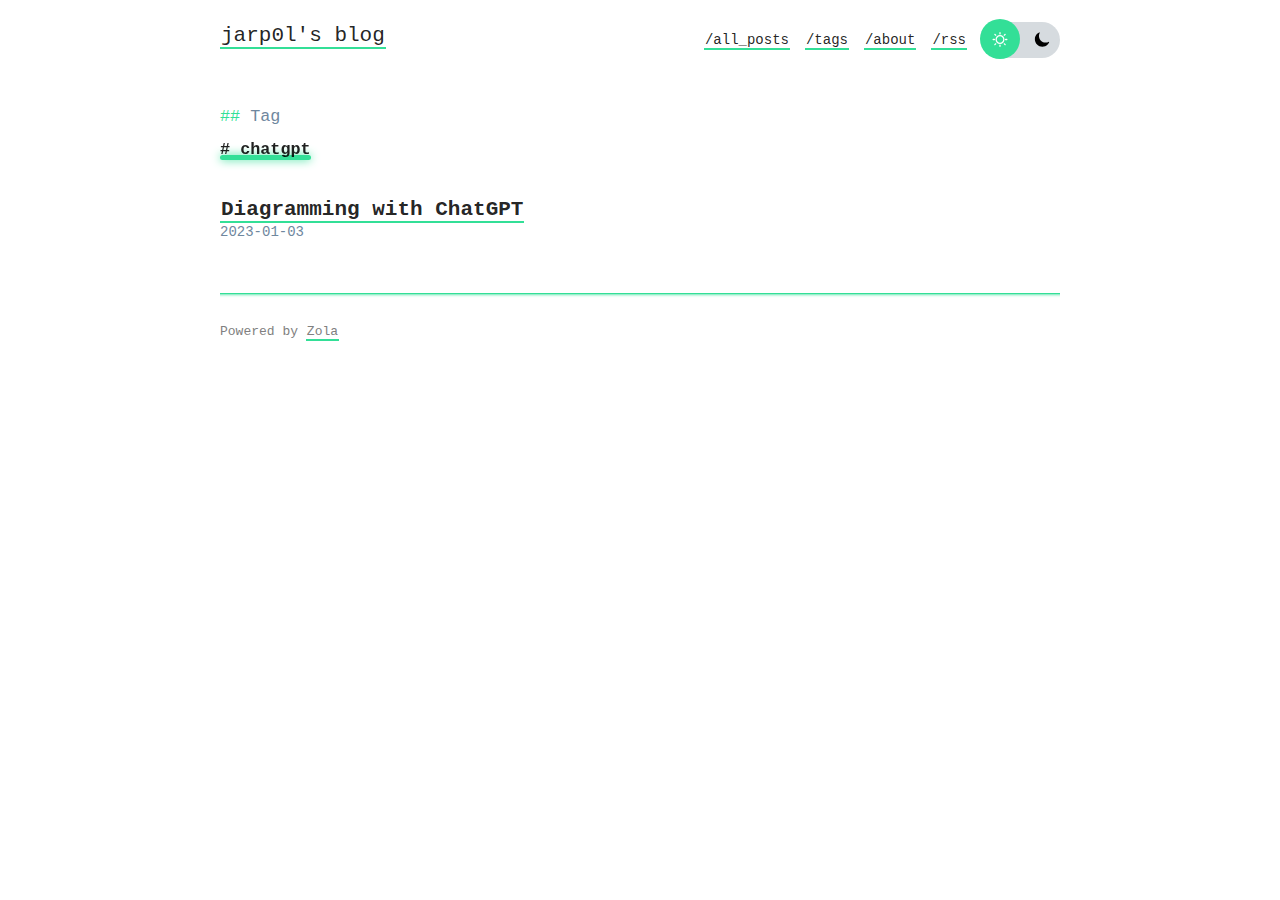
<file: tags/chatgpt/index.html>
<!doctype html><html><head><meta charset=UTF-8><meta content="IE=edge" http-equiv=X-UA-Compatible><meta content="width=device-width,initial-scale=1.0" name=viewport><title> jarp0l&amp#x27;s blog </title><link href=https://jarp0l.github.io/fonts.css rel=stylesheet><link title="jarp0l's blog" href=https://jarp0l.github.io/atom.xml rel=alternate type=application/atom+xml><link href=https://jarp0l.github.io/main.css media=screen rel=stylesheet><body><script>(function initTheme() {
            let body = document.getElementsByTagName("body")[0];
            if (window.localStorage.getItem("theme") !== null) {
                if (window.localStorage.getItem("theme") === "dark") {
                    body.setAttribute("data-theme", "dark");
                } else {
                    body.setAttribute("data-theme", "light");
                }
            } else {
                if (window.matchMedia && window.matchMedia("(prefers-color-scheme: dark)").matches) {
                    body.setAttribute("data-theme", "dark");
                }
            }
        })();</script><div class=content><header id=header><div class=logo><a href=https://jarp0l.github.io/>jarp0l's blog</a></div><nav class=menu><ul><li><a href=/posts>/all_posts</a><li><a href=/tags>/tags</a><li><a href=/about>/about</a><li><a href=/rss.xml>/rss</a></li><div class=theme-switcher><div class=theme-button onclick=toggleTheme()><label for=cb1><svg style="enable-background:new 0 0 35 35;" viewbox="0 0 35 35" id=dayIcon version=1.1 x=0px xml:space=preserve xmlns=http://www.w3.org/2000/svg xmlns:xlink=http://www.w3.org/1999/xlink y=0px><g id=Sun><g><path d="M6,17.5C6,16.672,5.328,16,4.5,16h-3C0.672,16,0,16.672,0,17.5 S0.672,19,1.5,19h3C5.328,19,6,18.328,6,17.5z M7.5,26c-0.414,0-0.789,0.168-1.061,0.439l-2,2C4.168,28.711,4,29.086,4,29.5 C4,30.328,4.671,31,5.5,31c0.414,0,0.789-0.168,1.06-0.44l2-2C8.832,28.289,9,27.914,9,27.5C9,26.672,8.329,26,7.5,26z M17.5,6 C18.329,6,19,5.328,19,4.5v-3C19,0.672,18.329,0,17.5,0S16,0.672,16,1.5v3C16,5.328,16.671,6,17.5,6z M27.5,9 c0.414,0,0.789-0.168,1.06-0.439l2-2C30.832,6.289,31,5.914,31,5.5C31,4.672,30.329,4,29.5,4c-0.414,0-0.789,0.168-1.061,0.44 l-2,2C26.168,6.711,26,7.086,26,7.5C26,8.328,26.671,9,27.5,9z M6.439,8.561C6.711,8.832,7.086,9,7.5,9C8.328,9,9,8.328,9,7.5 c0-0.414-0.168-0.789-0.439-1.061l-2-2C6.289,4.168,5.914,4,5.5,4C4.672,4,4,4.672,4,5.5c0,0.414,0.168,0.789,0.439,1.06 L6.439,8.561z M33.5,16h-3c-0.828,0-1.5,0.672-1.5,1.5s0.672,1.5,1.5,1.5h3c0.828,0,1.5-0.672,1.5-1.5S34.328,16,33.5,16z M28.561,26.439C28.289,26.168,27.914,26,27.5,26c-0.828,0-1.5,0.672-1.5,1.5c0,0.414,0.168,0.789,0.439,1.06l2,2 C28.711,30.832,29.086,31,29.5,31c0.828,0,1.5-0.672,1.5-1.5c0-0.414-0.168-0.789-0.439-1.061L28.561,26.439z M17.5,29 c-0.829,0-1.5,0.672-1.5,1.5v3c0,0.828,0.671,1.5,1.5,1.5s1.5-0.672,1.5-1.5v-3C19,29.672,18.329,29,17.5,29z M17.5,7 C11.71,7,7,11.71,7,17.5S11.71,28,17.5,28S28,23.29,28,17.5S23.29,7,17.5,7z M17.5,25c-4.136,0-7.5-3.364-7.5-7.5 c0-4.136,3.364-7.5,7.5-7.5c4.136,0,7.5,3.364,7.5,7.5C25,21.636,21.636,25,17.5,25z" style=fill-rule:evenodd;clip-rule:evenodd; /></g></g></svg></label><input class=toggle id=cb1 onclick=toggleTheme() type=checkbox><label class=toggle-button for=cb1></label><label for=cb1><svg enable-background="new 0 0 100 100" viewbox="0 0 100 100" id=nightIcon version=1.1 x=0px xml:space=preserve xmlns=http://www.w3.org/2000/svg xmlns:xlink=http://www.w3.org/1999/xlink y=0px><path d="M96.76,66.458c-0.853-0.852-2.15-1.064-3.23-0.534c-6.063,2.991-12.858,4.571-19.655,4.571 C62.022,70.495,50.88,65.88,42.5,57.5C29.043,44.043,25.658,23.536,34.076,6.47c0.532-1.08,0.318-2.379-0.534-3.23 c-0.851-0.852-2.15-1.064-3.23-0.534c-4.918,2.427-9.375,5.619-13.246,9.491c-9.447,9.447-14.65,22.008-14.65,35.369 c0,13.36,5.203,25.921,14.65,35.368s22.008,14.65,35.368,14.65c13.361,0,25.921-5.203,35.369-14.65 c3.872-3.871,7.064-8.328,9.491-13.246C97.826,68.608,97.611,67.309,96.76,66.458z"/></svg></label></div></div></ul></nav></header><div class=taxonomy><h2 class=desc-heading>Tag</h2><h1><span class=hashtag>#</span> chatgpt</h1><div class=taxonomy__item><div class=taxonomy__item__title><a href=https://jarp0l.github.io/posts/diagramming-with-chatgpt/>Diagramming with ChatGPT</a></div><div class=taxonomy__item__time>2023-01-03</div></div></div><footer><div class=theme-info><p>Powered by <a rel="noopener noreferrer" href=https://www.getzola.org/ target=_blank>Zola</a></div></footer></div><script src=https://jarp0l.github.io/js/main.js></script>
</file>
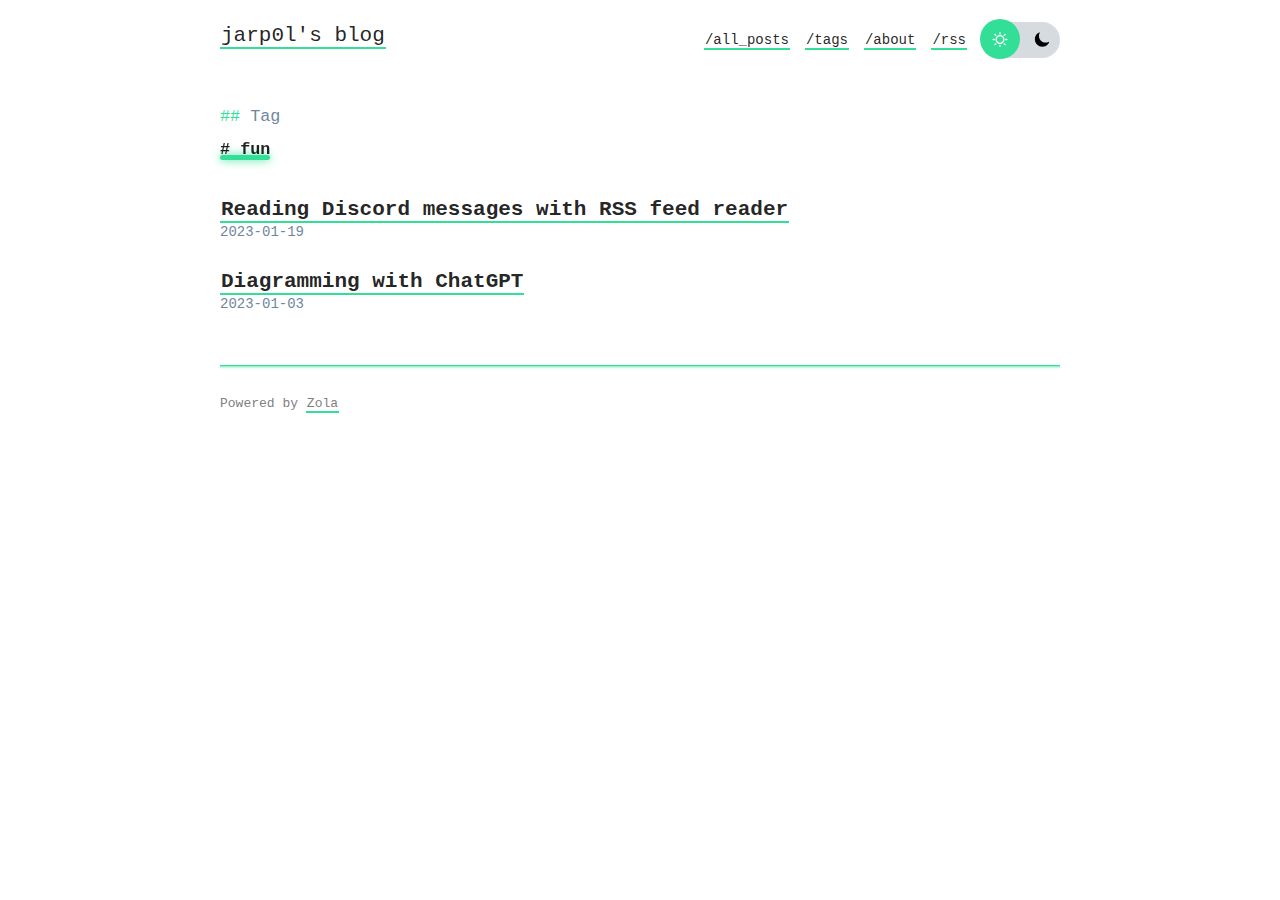
<file: tags/fun/index.html>
<!doctype html><html><head><meta charset=UTF-8><meta content="IE=edge" http-equiv=X-UA-Compatible><meta content="width=device-width,initial-scale=1.0" name=viewport><title> jarp0l&amp#x27;s blog </title><link href=https://jarp0l.github.io/fonts.css rel=stylesheet><link title="jarp0l's blog" href=https://jarp0l.github.io/atom.xml rel=alternate type=application/atom+xml><link href=https://jarp0l.github.io/main.css media=screen rel=stylesheet><body><script>(function initTheme() {
            let body = document.getElementsByTagName("body")[0];
            if (window.localStorage.getItem("theme") !== null) {
                if (window.localStorage.getItem("theme") === "dark") {
                    body.setAttribute("data-theme", "dark");
                } else {
                    body.setAttribute("data-theme", "light");
                }
            } else {
                if (window.matchMedia && window.matchMedia("(prefers-color-scheme: dark)").matches) {
                    body.setAttribute("data-theme", "dark");
                }
            }
        })();</script><div class=content><header id=header><div class=logo><a href=https://jarp0l.github.io/>jarp0l's blog</a></div><nav class=menu><ul><li><a href=/posts>/all_posts</a><li><a href=/tags>/tags</a><li><a href=/about>/about</a><li><a href=/rss.xml>/rss</a></li><div class=theme-switcher><div class=theme-button onclick=toggleTheme()><label for=cb1><svg style="enable-background:new 0 0 35 35;" viewbox="0 0 35 35" id=dayIcon version=1.1 x=0px xml:space=preserve xmlns=http://www.w3.org/2000/svg xmlns:xlink=http://www.w3.org/1999/xlink y=0px><g id=Sun><g><path d="M6,17.5C6,16.672,5.328,16,4.5,16h-3C0.672,16,0,16.672,0,17.5 S0.672,19,1.5,19h3C5.328,19,6,18.328,6,17.5z M7.5,26c-0.414,0-0.789,0.168-1.061,0.439l-2,2C4.168,28.711,4,29.086,4,29.5 C4,30.328,4.671,31,5.5,31c0.414,0,0.789-0.168,1.06-0.44l2-2C8.832,28.289,9,27.914,9,27.5C9,26.672,8.329,26,7.5,26z M17.5,6 C18.329,6,19,5.328,19,4.5v-3C19,0.672,18.329,0,17.5,0S16,0.672,16,1.5v3C16,5.328,16.671,6,17.5,6z M27.5,9 c0.414,0,0.789-0.168,1.06-0.439l2-2C30.832,6.289,31,5.914,31,5.5C31,4.672,30.329,4,29.5,4c-0.414,0-0.789,0.168-1.061,0.44 l-2,2C26.168,6.711,26,7.086,26,7.5C26,8.328,26.671,9,27.5,9z M6.439,8.561C6.711,8.832,7.086,9,7.5,9C8.328,9,9,8.328,9,7.5 c0-0.414-0.168-0.789-0.439-1.061l-2-2C6.289,4.168,5.914,4,5.5,4C4.672,4,4,4.672,4,5.5c0,0.414,0.168,0.789,0.439,1.06 L6.439,8.561z M33.5,16h-3c-0.828,0-1.5,0.672-1.5,1.5s0.672,1.5,1.5,1.5h3c0.828,0,1.5-0.672,1.5-1.5S34.328,16,33.5,16z M28.561,26.439C28.289,26.168,27.914,26,27.5,26c-0.828,0-1.5,0.672-1.5,1.5c0,0.414,0.168,0.789,0.439,1.06l2,2 C28.711,30.832,29.086,31,29.5,31c0.828,0,1.5-0.672,1.5-1.5c0-0.414-0.168-0.789-0.439-1.061L28.561,26.439z M17.5,29 c-0.829,0-1.5,0.672-1.5,1.5v3c0,0.828,0.671,1.5,1.5,1.5s1.5-0.672,1.5-1.5v-3C19,29.672,18.329,29,17.5,29z M17.5,7 C11.71,7,7,11.71,7,17.5S11.71,28,17.5,28S28,23.29,28,17.5S23.29,7,17.5,7z M17.5,25c-4.136,0-7.5-3.364-7.5-7.5 c0-4.136,3.364-7.5,7.5-7.5c4.136,0,7.5,3.364,7.5,7.5C25,21.636,21.636,25,17.5,25z" style=fill-rule:evenodd;clip-rule:evenodd; /></g></g></svg></label><input class=toggle id=cb1 onclick=toggleTheme() type=checkbox><label class=toggle-button for=cb1></label><label for=cb1><svg enable-background="new 0 0 100 100" viewbox="0 0 100 100" id=nightIcon version=1.1 x=0px xml:space=preserve xmlns=http://www.w3.org/2000/svg xmlns:xlink=http://www.w3.org/1999/xlink y=0px><path d="M96.76,66.458c-0.853-0.852-2.15-1.064-3.23-0.534c-6.063,2.991-12.858,4.571-19.655,4.571 C62.022,70.495,50.88,65.88,42.5,57.5C29.043,44.043,25.658,23.536,34.076,6.47c0.532-1.08,0.318-2.379-0.534-3.23 c-0.851-0.852-2.15-1.064-3.23-0.534c-4.918,2.427-9.375,5.619-13.246,9.491c-9.447,9.447-14.65,22.008-14.65,35.369 c0,13.36,5.203,25.921,14.65,35.368s22.008,14.65,35.368,14.65c13.361,0,25.921-5.203,35.369-14.65 c3.872-3.871,7.064-8.328,9.491-13.246C97.826,68.608,97.611,67.309,96.76,66.458z"/></svg></label></div></div></ul></nav></header><div class=taxonomy><h2 class=desc-heading>Tag</h2><h1><span class=hashtag>#</span> fun</h1><div class=taxonomy__item><div class=taxonomy__item__title><a href=https://jarp0l.github.io/posts/discord-to-rss-feed/>Reading Discord messages with RSS feed reader</a></div><div class=taxonomy__item__time>2023-01-19</div></div><div class=taxonomy__item><div class=taxonomy__item__title><a href=https://jarp0l.github.io/posts/diagramming-with-chatgpt/>Diagramming with ChatGPT</a></div><div class=taxonomy__item__time>2023-01-03</div></div></div><footer><div class=theme-info><p>Powered by <a rel="noopener noreferrer" href=https://www.getzola.org/ target=_blank>Zola</a></div></footer></div><script src=https://jarp0l.github.io/js/main.js></script>
</file>
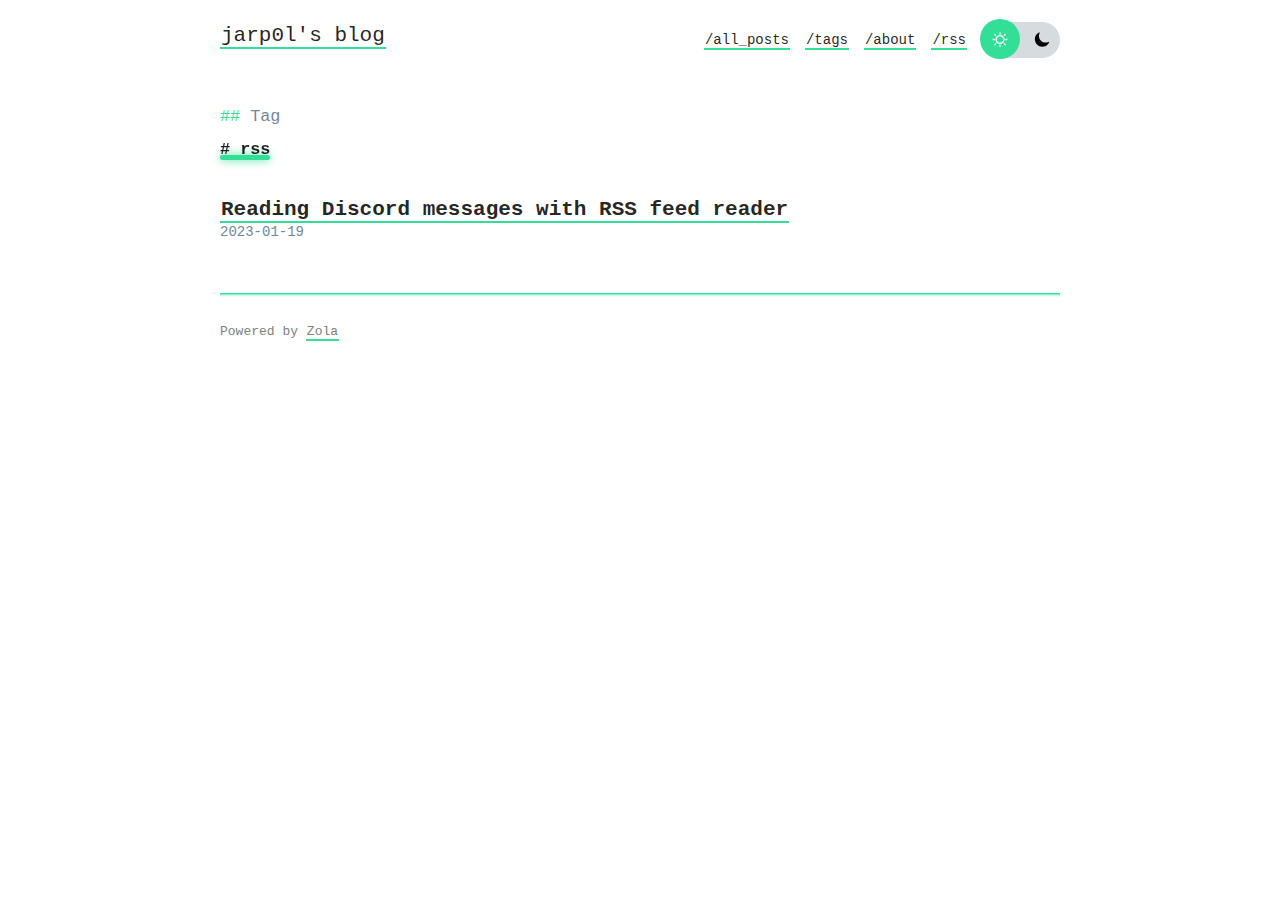
<file: tags/rss/index.html>
<!doctype html><html><head><meta charset=UTF-8><meta content="IE=edge" http-equiv=X-UA-Compatible><meta content="width=device-width,initial-scale=1.0" name=viewport><title> jarp0l&amp#x27;s blog </title><link href=https://jarp0l.github.io/fonts.css rel=stylesheet><link title="jarp0l's blog" href=https://jarp0l.github.io/atom.xml rel=alternate type=application/atom+xml><link href=https://jarp0l.github.io/main.css media=screen rel=stylesheet><body><script>(function initTheme() {
            let body = document.getElementsByTagName("body")[0];
            if (window.localStorage.getItem("theme") !== null) {
                if (window.localStorage.getItem("theme") === "dark") {
                    body.setAttribute("data-theme", "dark");
                } else {
                    body.setAttribute("data-theme", "light");
                }
            } else {
                if (window.matchMedia && window.matchMedia("(prefers-color-scheme: dark)").matches) {
                    body.setAttribute("data-theme", "dark");
                }
            }
        })();</script><div class=content><header id=header><div class=logo><a href=https://jarp0l.github.io/>jarp0l's blog</a></div><nav class=menu><ul><li><a href=/posts>/all_posts</a><li><a href=/tags>/tags</a><li><a href=/about>/about</a><li><a href=/rss.xml>/rss</a></li><div class=theme-switcher><div class=theme-button onclick=toggleTheme()><label for=cb1><svg style="enable-background:new 0 0 35 35;" viewbox="0 0 35 35" id=dayIcon version=1.1 x=0px xml:space=preserve xmlns=http://www.w3.org/2000/svg xmlns:xlink=http://www.w3.org/1999/xlink y=0px><g id=Sun><g><path d="M6,17.5C6,16.672,5.328,16,4.5,16h-3C0.672,16,0,16.672,0,17.5 S0.672,19,1.5,19h3C5.328,19,6,18.328,6,17.5z M7.5,26c-0.414,0-0.789,0.168-1.061,0.439l-2,2C4.168,28.711,4,29.086,4,29.5 C4,30.328,4.671,31,5.5,31c0.414,0,0.789-0.168,1.06-0.44l2-2C8.832,28.289,9,27.914,9,27.5C9,26.672,8.329,26,7.5,26z M17.5,6 C18.329,6,19,5.328,19,4.5v-3C19,0.672,18.329,0,17.5,0S16,0.672,16,1.5v3C16,5.328,16.671,6,17.5,6z M27.5,9 c0.414,0,0.789-0.168,1.06-0.439l2-2C30.832,6.289,31,5.914,31,5.5C31,4.672,30.329,4,29.5,4c-0.414,0-0.789,0.168-1.061,0.44 l-2,2C26.168,6.711,26,7.086,26,7.5C26,8.328,26.671,9,27.5,9z M6.439,8.561C6.711,8.832,7.086,9,7.5,9C8.328,9,9,8.328,9,7.5 c0-0.414-0.168-0.789-0.439-1.061l-2-2C6.289,4.168,5.914,4,5.5,4C4.672,4,4,4.672,4,5.5c0,0.414,0.168,0.789,0.439,1.06 L6.439,8.561z M33.5,16h-3c-0.828,0-1.5,0.672-1.5,1.5s0.672,1.5,1.5,1.5h3c0.828,0,1.5-0.672,1.5-1.5S34.328,16,33.5,16z M28.561,26.439C28.289,26.168,27.914,26,27.5,26c-0.828,0-1.5,0.672-1.5,1.5c0,0.414,0.168,0.789,0.439,1.06l2,2 C28.711,30.832,29.086,31,29.5,31c0.828,0,1.5-0.672,1.5-1.5c0-0.414-0.168-0.789-0.439-1.061L28.561,26.439z M17.5,29 c-0.829,0-1.5,0.672-1.5,1.5v3c0,0.828,0.671,1.5,1.5,1.5s1.5-0.672,1.5-1.5v-3C19,29.672,18.329,29,17.5,29z M17.5,7 C11.71,7,7,11.71,7,17.5S11.71,28,17.5,28S28,23.29,28,17.5S23.29,7,17.5,7z M17.5,25c-4.136,0-7.5-3.364-7.5-7.5 c0-4.136,3.364-7.5,7.5-7.5c4.136,0,7.5,3.364,7.5,7.5C25,21.636,21.636,25,17.5,25z" style=fill-rule:evenodd;clip-rule:evenodd; /></g></g></svg></label><input class=toggle id=cb1 onclick=toggleTheme() type=checkbox><label class=toggle-button for=cb1></label><label for=cb1><svg enable-background="new 0 0 100 100" viewbox="0 0 100 100" id=nightIcon version=1.1 x=0px xml:space=preserve xmlns=http://www.w3.org/2000/svg xmlns:xlink=http://www.w3.org/1999/xlink y=0px><path d="M96.76,66.458c-0.853-0.852-2.15-1.064-3.23-0.534c-6.063,2.991-12.858,4.571-19.655,4.571 C62.022,70.495,50.88,65.88,42.5,57.5C29.043,44.043,25.658,23.536,34.076,6.47c0.532-1.08,0.318-2.379-0.534-3.23 c-0.851-0.852-2.15-1.064-3.23-0.534c-4.918,2.427-9.375,5.619-13.246,9.491c-9.447,9.447-14.65,22.008-14.65,35.369 c0,13.36,5.203,25.921,14.65,35.368s22.008,14.65,35.368,14.65c13.361,0,25.921-5.203,35.369-14.65 c3.872-3.871,7.064-8.328,9.491-13.246C97.826,68.608,97.611,67.309,96.76,66.458z"/></svg></label></div></div></ul></nav></header><div class=taxonomy><h2 class=desc-heading>Tag</h2><h1><span class=hashtag>#</span> rss</h1><div class=taxonomy__item><div class=taxonomy__item__title><a href=https://jarp0l.github.io/posts/discord-to-rss-feed/>Reading Discord messages with RSS feed reader</a></div><div class=taxonomy__item__time>2023-01-19</div></div></div><footer><div class=theme-info><p>Powered by <a rel="noopener noreferrer" href=https://www.getzola.org/ target=_blank>Zola</a></div></footer></div><script src=https://jarp0l.github.io/js/main.js></script>
</file>
